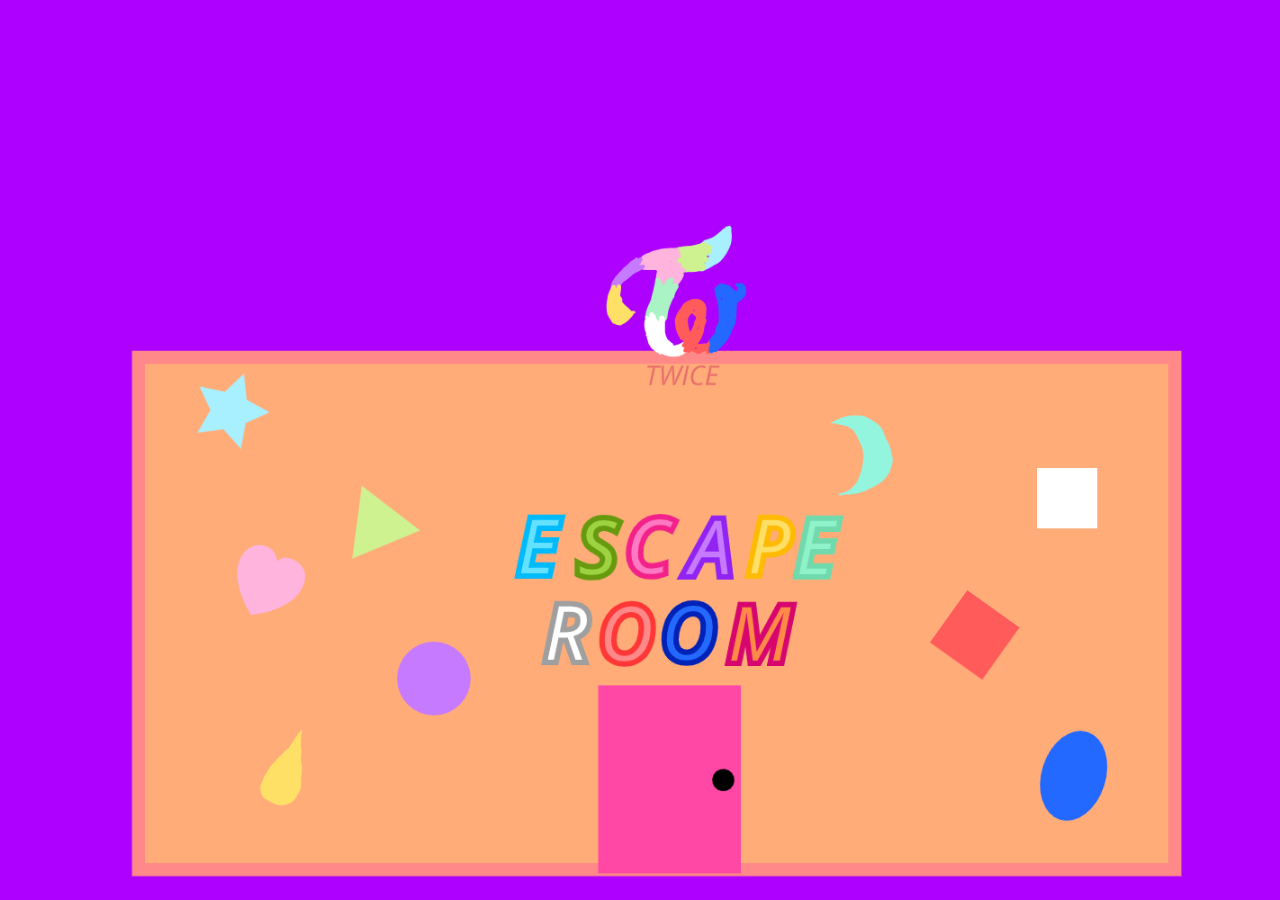
<file: index.html>
<!DOCTYPE html>
<html lang="en">
<head>
    <meta charset="UTF-8">
    <meta http-equiv="X-UA-Compatible" content="IE=edge">
    <meta name="viewport" content="width=device-width, initial-scale=1.0">
    <title>Twice Department</title>
    <link rel="stylesheet" href="assets/css/style.css">
    <link rel="preconnect" href="https://fonts.gstatic.com">
    <link href="https://fonts.googleapis.com/css2?family=Satisfy&display=swap" rel="stylesheet">
</head>
<body>
 <div id="container">
    <div id="departmentContainer">
    <img id="roomdepartment" src="assets/img/RoomDepartment/roomdepartment.png" alt="roomdepartment">
    <a href="pages/rooms.html"><img id="door" src="assets/img/RoomDepartment/door.png" alt="door"></a>
    <img id="logo" src="assets/img/RoomDepartment/logo.png" alt="logo">
    <img id="star" src="assets/img/RoomDepartment/star.png" alt="star">
    <img id="triangle" src="assets/img/RoomDepartment/triangle.png" alt="triangle">
    <img id="heart" src="assets/img/RoomDepartment/heart.png" alt="heart">
    <img id="circle" src="assets/img/RoomDepartment/circle.png" alt="circle">
    <img id="raindrop" src="assets/img/RoomDepartment/raindrop.png" alt="raindrop">
    <img id="moon" src="assets/img/RoomDepartment/moon.png" alt="moon">
    <img id="square" src="assets/img/RoomDepartment/square.png" alt="square">
    <img id="rhombus" src="assets/img/RoomDepartment/rhombus.png" alt="rhombus">
    <img id="ellipse" src="assets/img/RoomDepartment/ellipse.png" alt="ellipse">
    <img id="E" src="assets/img/RoomDepartment/E.png" alt="E">
    <img id="S" src="assets/img/RoomDepartment/S.png" alt="S">
    <img id="C" src="assets/img/RoomDepartment/C.png" alt="C">
    <img id="A" src="assets/img/RoomDepartment/A.png" alt="A">
    <img id="P" src="assets/img/RoomDepartment/P.png" alt="P">
    <img id="E2" src="assets/img/RoomDepartment/E(2).png" alt="E2">
    <img id="R" src="assets/img/RoomDepartment/R.png" alt="R">
    <img id="O" src="assets/img/RoomDepartment/O.png" alt="O">
    <img id="O2" src="assets/img/RoomDepartment/O(2).png" alt="O2">
    <img id="M" src="assets/img/RoomDepartment/M.png" alt="M">
    </div>
</div>

<script src="assets/js/resize.js"></script>
</body>
</html>
</file>
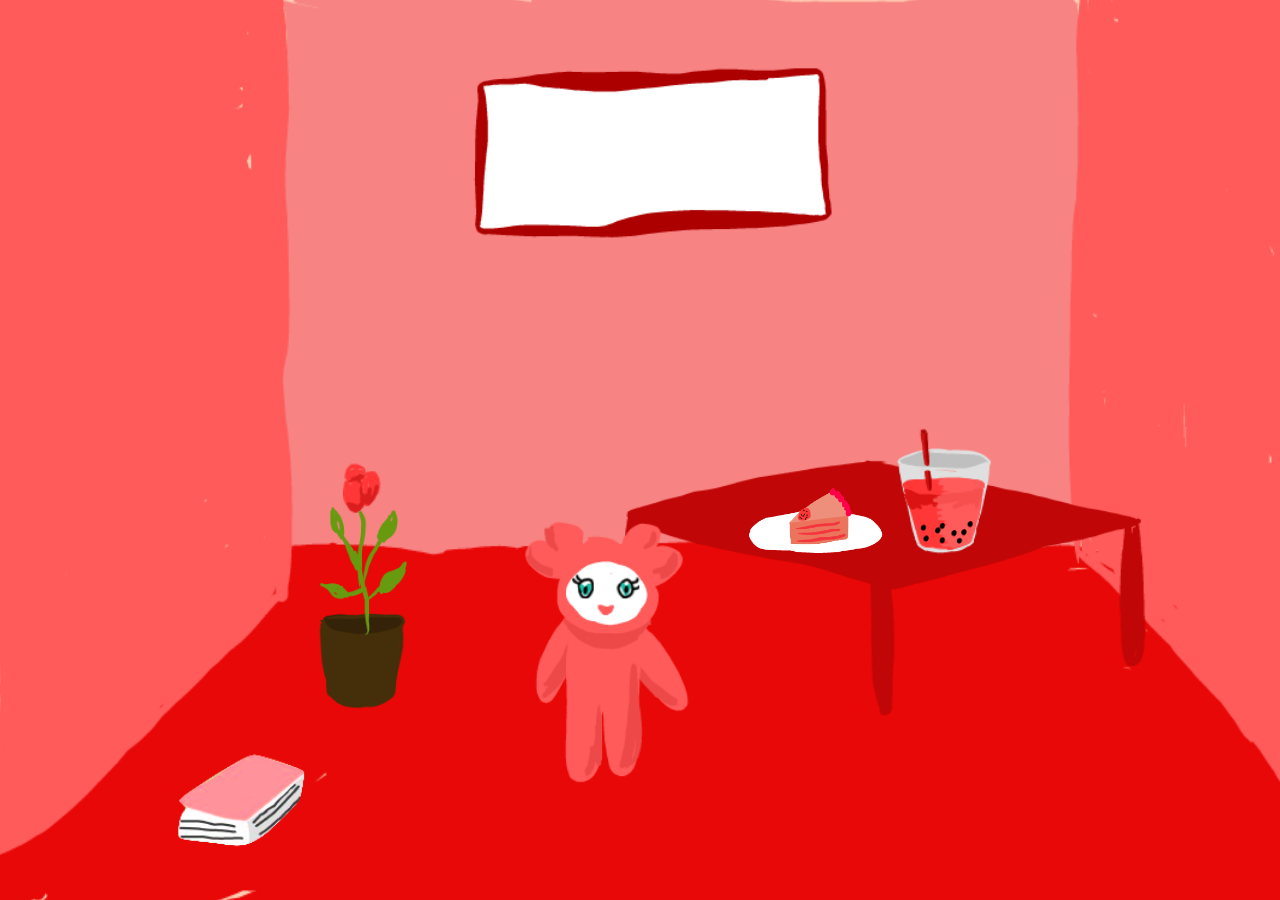
<file: pages/chaeyoungRoom.html>
<!DOCTYPE html>
<html lang="en">
<head>
    <meta charset="UTF-8">
    <meta http-equiv="X-UA-Compatible" content="IE=edge">
    <meta name="viewport" content="width=device-width, initial-scale=1.0">
    <title>Chaeyoung Room</title>
    <link rel="stylesheet" href="../assets/css/style.css">
    <link rel="preconnect" href="https://fonts.gstatic.com">
    <link href="https://fonts.googleapis.com/css2?family=Satisfy&display=swap" rel="stylesheet">
</head>
<body>
 <div id="container">
     <div id="roomContainer">
    <img id="room" src="../assets/img/Chaeyoung/chaeyoungRoom1.png" alt="chaeyoungRoom1">

    <div id="flower">
    <img id="flowerpot" src="../assets/img/Common/flower pot.png" alt="flowerpot">
    <img id="tulip-flower" src="../assets/img/Chaeyoung/tulip.png" alt="tulip-flower">
    <img id="stem" src="../assets/img/Common/Stem.png" alt="tulip-stem">
    <img id="leaf1" src="..//assets/img/Common/Leaf(1).png" alt="tulip-leaf1">
    <img id="leaf2" src="..//assets/img/Common/Leaf(2).png" alt="tulip-leaf2">
    <img id="leaf3" src="..//assets/img/Common/Leaf(3).png" alt="tulip-leaf3">
    <img id="leaf4" src="..//assets/img/Common/Leaf(4).png" alt="tulip-leaf4">
    </div>

    <img id="chaeyoungTable" src="../assets/img/Chaeyoung/chaeyoungTable.png" alt="chaeyoungTable">
         
        <svg id="bubble-route" width="292" height="189" viewBox="0 0 292 189" fill="none" xmlns="http://www.w3.org/2000/svg">
        <path id="bubble-path" d="M291 188C281.5 120 239.5 1 147.5 1C55.5 1 1 123 1 188"></path>
        </svg>

        <svg id="decoration-route" width="196" height="279" viewBox="0 0 196 279" fill="none" xmlns="http://www.w3.org/2000/svg">
            <path id="decoration-path" d="M195 278.5C185 108.5 162.193 1 100.014 1C37.8345 1 1 123 1 188"/>
            </svg>

    <div id="bubble-tea">
    <img id="membersDrink" src="../assets/img/Chaeyoung/chaeyoungDrink.png" alt="chaeyoungDrink">
    <img id="bubble1" src="../assets/img/Common/bubble1.png" alt="bubble1">
    <img id="bubble2" src="../assets/img/Common/bubble1.png" alt="bubble1">
    <img id="bubble3" src="../assets/img/Common/bubble1.png" alt="bubble1">
    <img id="bubble4" src="../assets/img/Common/bubble1.png" alt="bubble1">
    <img id="bubble5" src="../assets/img/Common/bubble1.png" alt="bubble1">
    <img id="bubble6" src="../assets/img/Common/bubble1.png" alt="bubble1">
    <img id="bubble7" src="../assets/img/Common/bubble1.png" alt="bubble1">
    <img id="bubble8" src="../assets/img/Common/bubble1.png" alt="bubble1">
    <img id="bubble9" src="../assets/img/Common/bubble1.png" alt="bubble1">
    </div>

    <img id="firework" src="../assets/img/Common/firework.gif" alt="firework">
</div>

    <img id="painting" src="../assets/img/Chaeyoung/chaeyoungPicture.png" alt="chaeyoung">

    <div id="cake">
        <img id="plate" src="../assets/img/Common/plate.png" alt="plate">
        <img id="membersCake" src="../assets/img/Chaeyoung/chaeyoungCake.png" alt="chaeyoungCake">
        <img id="decoration" src="../assets/img/Chaeyoung/strawberry.png" alt="strawberry">
    </div>

<div id="quiz">
    <img id="letter" src="../assets/img/Chaeyoung/chaeyoungLetter.png" alt="chaeyoungLetter">
    <div id="question">What is Chaeyoung’s favorite fruit?</div>
    <img id="lightstick" src="../assets/img/Chaeyoung/chaeyoungLightstick.png" alt="chaeyoungLightstick">
    <img id="choice1" src="../assets/img/Chaeyoung/chaeyoungChoice.png" alt=“Banana”>
    <div id="choice1-text" class="choice-text">Banana</div>
    <img id="choice2" src="../assets/img/Chaeyoung/chaeyoungChoice.png" alt=“Pineapple”>
    <div id="choice2-text" class="choice-text">Pineapple</div>
    <img id="choice3" src="../assets/img/Chaeyoung/chaeyoungChoice.png" alt=“Strawberry”>
    <div id="choice3-text" class="choice-text">Strawberry</div>
    <img id="choice4" src="../assets/img/Chaeyoung/chaeyoungChoice.png" alt=“Melon”>
    <div id="choice4-text" class="choice-text">Melon</div>
</div>  

<img id="book" src="../assets/img/Chaeyoung/chaeyoungbook1.png" alt="chaeyoungBook">
<img class="book" src="../assets/img/Chaeyoung/chaeyoungbook2.png" alt="chaeyoungBook">
<img class="book" src="../assets/img/Chaeyoung/chaeyoungbook3.png" alt="chaeyoungBook">
<img class="book" src="../assets/img/Chaeyoung/chaeyoungbook4.png" alt="chaeyoungBook">

    <img id="LaburiLeftArm" src="../assets/img/Chaeyoung/chaeyoungLaburiLeftArm.png" alt="chaeyoungLaburiLeftArm">
    <img id="LaburiRightArm" src="../assets/img/Chaeyoung/chaeyoungLaburiRightArm.png" alt="ChaeyoungLaburiRightArm">
    <img id="LaburiBody" src="../assets/img/Chaeyoung/chaeyoungLaburiBody.png" alt="chaeyoungLaburiBody">

    <img id="chaeyoung" src="../assets/img/Chaeyoung/chaeyoung.jpeg" alt="chaeyoungPicture">    

<script src="../assets/js/gsap.min.js"></script>
<script src="../assets/js/MotionPathPlugin.min.js"></script>
<script src="../assets/js/CustomEase.min.js"></script>
<script src="../assets/js/resize.js"></script>
<script src="../assets/js/bubbleAnimation.js"></script>
<script src="../assets/js/quiz.js"></script>
<script src="../assets/js/quizCY.js"></script>
<script src="../assets/js/bookAnimation.js"></script>
<script src="../assets/js/cakeAnimation.js"></script>
<script src="../assets/js/flowerAnimation.js"></script>
 </div>
    
</body>
</html>
</file>
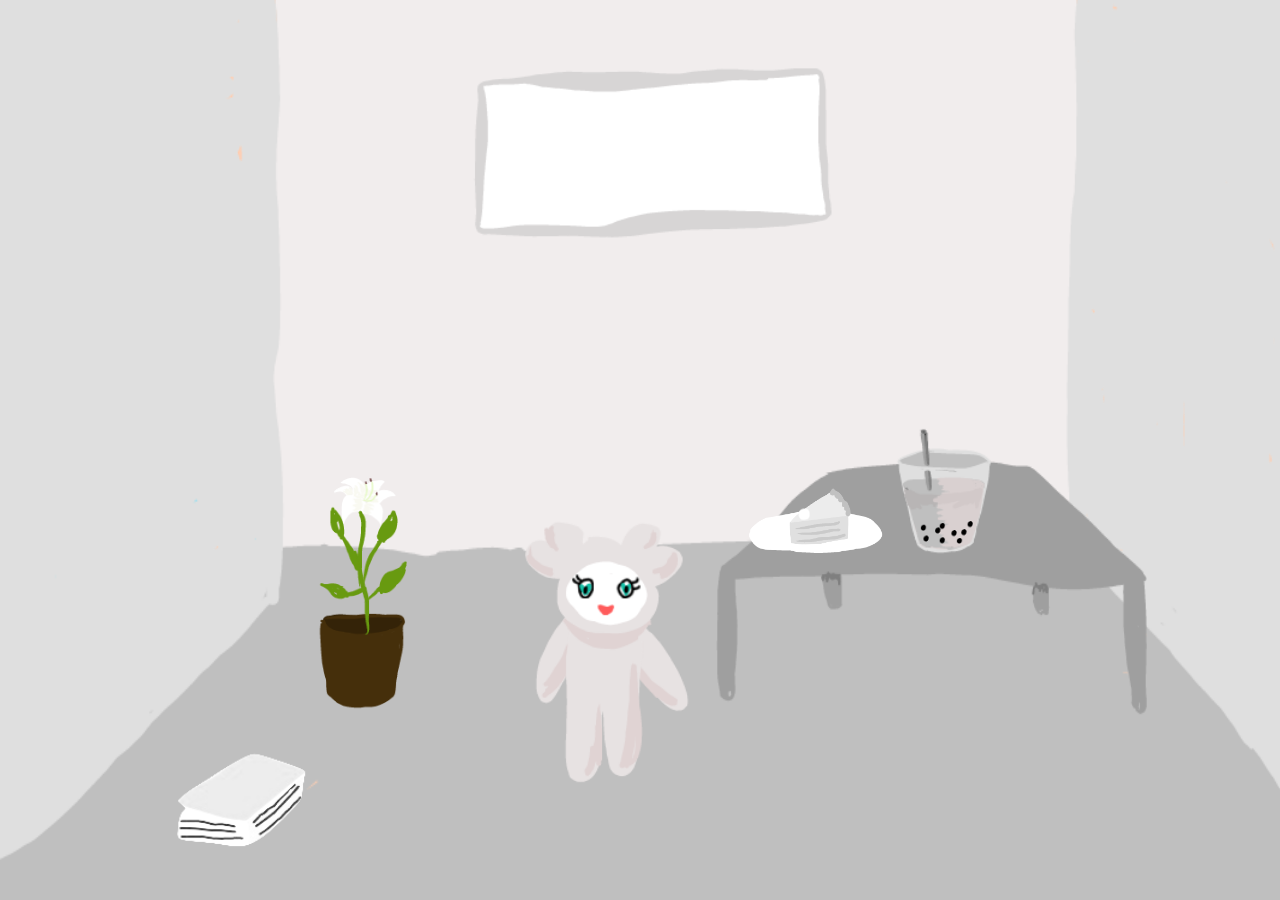
<file: pages/dahyunRoom.html>
<!DOCTYPE html>
<html lang="en">
<head>
    <meta charset="UTF-8">
    <meta http-equiv="X-UA-Compatible" content="IE=edge">
    <meta name="viewport" content="width=device-width, initial-scale=1.0">
    <title>Dahyun Room</title>
    <link rel="stylesheet" href="../assets/css/style.css">
    <link rel="preconnect" href="https://fonts.gstatic.com">
    <link href="https://fonts.googleapis.com/css2?family=Satisfy&display=swap" rel="stylesheet">
</head>
<body>
 <div id="container">
     <div id="roomContainer">
    <img id="room" src="../assets/img/Dahyun/dahyunRoom1.png" alt="dahyunRoom1">

    <div id="flower">
    <img id="flowerpot" src="../assets/img/Common/flower pot.png" alt="flowerpot">
    <img id="lily-flower" src="../assets/img/Dahyun/lily.png" alt="lily-flower">
    <img id="stem" src="../assets/img/Common/Stem.png" alt="lily-stem">
    <img id="leaf1" src="..//assets/img/Common/Leaf(1).png" alt="lily-leaf1">
    <img id="leaf2" src="..//assets/img/Common/Leaf(2).png" alt="lily-leaf2">
    <img id="leaf3" src="..//assets/img/Common/Leaf(3).png" alt="lily-leaf3">
    <img id="leaf4" src="..//assets/img/Common/Leaf(4).png" alt="lily-leaf4">
    </div>

    <img id="dahyunTable" src="../assets/img/Dahyun/dahyunTable.png" alt="dahyunTable">
         
        <svg id="bubble-route" width="292" height="189" viewBox="0 0 292 189" fill="none" xmlns="http://www.w3.org/2000/svg">
        <path id="bubble-path" d="M291 188C281.5 120 239.5 1 147.5 1C55.5 1 1 123 1 188"></path>
        </svg>

        <svg id="decoration-route" width="196" height="279" viewBox="0 0 196 279" fill="none" xmlns="http://www.w3.org/2000/svg">
            <path id="decoration-path" d="M195 278.5C185 108.5 162.193 1 100.014 1C37.8345 1 1 123 1 188"/>
            </svg>

    <div id="bubble-tea">
    <img id="membersDrink" src="../assets/img/Dahyun/dahyunDrink.png" alt="dahyunDrink">
    <img id="bubble1" src="../assets/img/Common/bubble1.png" alt="bubble1">
    <img id="bubble2" src="../assets/img/Common/bubble1.png" alt="bubble1">
    <img id="bubble3" src="../assets/img/Common/bubble1.png" alt="bubble1">
    <img id="bubble4" src="../assets/img/Common/bubble1.png" alt="bubble1">
    <img id="bubble5" src="../assets/img/Common/bubble1.png" alt="bubble1">
    <img id="bubble6" src="../assets/img/Common/bubble1.png" alt="bubble1">
    <img id="bubble7" src="../assets/img/Common/bubble1.png" alt="bubble1">
    <img id="bubble8" src="../assets/img/Common/bubble1.png" alt="bubble1">
    <img id="bubble9" src="../assets/img/Common/bubble1.png" alt="bubble1">
    </div>

    <img id="firework" src="../assets/img/Common/firework.gif" alt="firework">
    
    <img id="painting" src="../assets/img/Dahyun/dahyunPicture.png" alt="dahyunPicture">
</div>

<div id="cake">
    <img id="plate" src="../assets/img/Common/plate.png" alt="plate">
    <img id="membersCake" src="../assets/img/Dahyun/dahyunCake.png" alt="dahyunCake">
    <img id="decoration" src="../assets/img/Dahyun/lychee.png" alt="lychee">
</div>

<div id="quiz">
    <img id="letter" src="../assets/img/Dahyun/dahyunLetter.png" alt="dahyunLetter">
    <div id="question">What is Dahyun’s nickname?</div>
    <img id="lightstick" src="../assets/img/Dahyun/dahyunLightstick.png" alt="dahyunLightstick">
    <img id="choice1" src="../assets/img/Dahyun/dahyunChoice.png" alt="Tofu">
    <div id="choice1-text" class="choice-text">Tofu</div>
    <img id="choice2" src="../assets/img/Dahyun/dahyunChoice.png" alt="Baby Tiger">
    <div id="choice2-text" class="choice-text">Baby Tiger</div>
    <img id="choice3" src="../assets/img/Dahyun/dahyunChoice.png" alt="Rabbit">
    <div id="choice3-text" class="choice-text">Rabbit</div>
    <img id="choice4" src="../assets/img/Dahyun/dahyunChoice.png" alt="Shiba Inu">
    <div id="choice4-text" class="choice-text">Shiba Inu</div>
</div>  

    <img id="LaburiLeftArm" src="../assets/img/Dahyun/dahyunLaburiLeftArm.png" alt="dahyunLaburiLeftArm">
    <img id="LaburiRightArm" src="../assets/img/Dahyun/dahyunLaburiRightArm.png" alt="dahyunLaburiRightArm">
    <img id="LaburiBody" src="../assets/img/Dahyun/dahyunLaburiBody.png" alt="dahyunLaburiBody">

    <img id="book" src="../assets/img/Dahyun/dahyunbook1.png" alt="dahyunBook">
    <img class="book" src="../assets/img/Dahyun/dahyunbook2.png" alt="dahyunBook">
    <img class="book" src="../assets/img/Dahyun/dahyunbook3.png" alt="dahyunBook">
    <img class="book" src="../assets/img/Dahyun/dahyunbook4.png" alt="dahyunBook">

<script src="../assets/js/gsap.min.js"></script>
<script src="../assets/js/MotionPathPlugin.min.js"></script>
<script src="../assets/js/CustomEase.min.js"></script>
<script src="../assets/js/resize.js"></script>
<script src="../assets/js/bubbleAnimation.js"></script>
<script src="../assets/js/cakeAnimation.js"></script>
<script src="../assets/js/flowerAnimation.js"></script>
<script src="../assets/js/quiz.js"></script>
<script src="../assets/js/quizDH.js"></script>
<script src="../assets/js/bookAnimation.js"></script>

 </div>
    
</body>
</html>
</file>
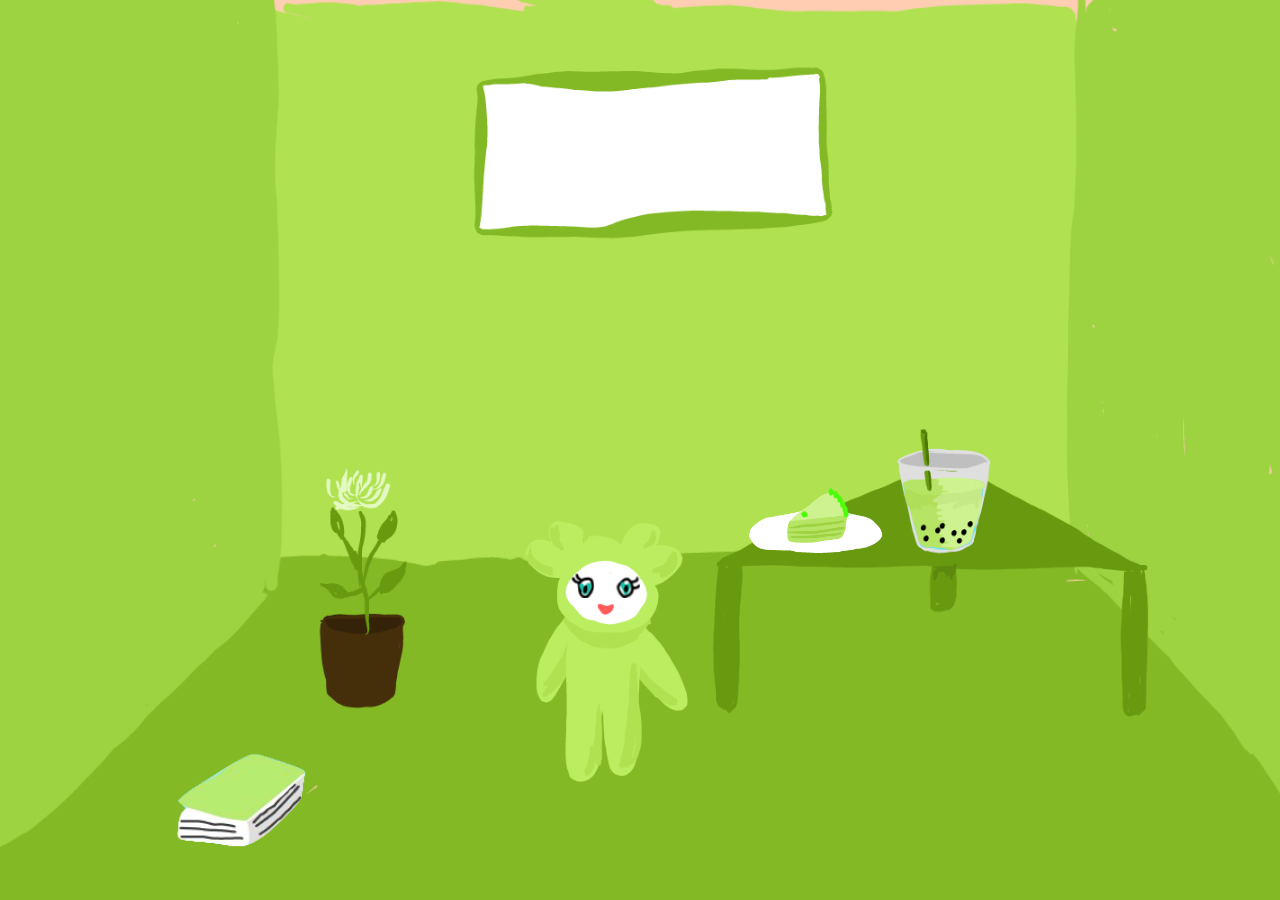
<file: pages/jeongyeonRoom.html>
<!DOCTYPE html>
<html lang="en">
<head>
    <meta charset="UTF-8">
    <meta http-equiv="X-UA-Compatible" content="IE=edge">
    <meta name="viewport" content="width=device-width, initial-scale=1.0">
    <title>Jeongyeon Room</title>
    <link rel="stylesheet" href="../assets/css/style.css">
    <link rel="preconnect" href="https://fonts.gstatic.com">
    <link href="https://fonts.googleapis.com/css2?family=Satisfy&display=swap" rel="stylesheet">
</head>
<body>
 <div id="container">
     <div id="roomContainer">
    <img id="room" src="../assets/img/Jeongyeon/jeongyeonRoom1.png" alt="jeongyeonRoom1">

    <div id="flower">
    <img id="flowerpot" src="../assets/img/Common/flower pot.png" alt="flowerpot">
    <img id="jeongyeon-flower" src="../assets/img/Jeongyeon/jeongyeonFlower.png" alt="jeongyeon-flower">
    <img id="stem" src="../assets/img/Common/Stem.png" alt="bluestar-stem">
    <img id="leaf1" src="..//assets/img/Common/Leaf(1).png" alt="jeongyeon-leaf1">
    <img id="leaf2" src="..//assets/img/Common/Leaf(2).png" alt="jeongyeon-leaf2">
    <img id="leaf3" src="..//assets/img/Common/Leaf(3).png" alt="jeongyeon-leaf3">
    <img id="leaf4" src="..//assets/img/Common/Leaf(4).png" alt="jeongyeon-leaf4">
    </div>

    <img id="jeongyeonTable" src="../assets/img/Jeongyeon/jeongyeonTable.png" alt="jeongyeonTable">
         
        <svg id="bubble-route" width="292" height="189" viewBox="0 0 292 189" fill="none" xmlns="http://www.w3.org/2000/svg">
        <path id="bubble-path" d="M291 188C281.5 120 239.5 1 147.5 1C55.5 1 1 123 1 188"></path>
        </svg>

        <svg id="decoration-route" width="196" height="279" viewBox="0 0 196 279" fill="none" xmlns="http://www.w3.org/2000/svg">
            <path id="decoration-path" d="M195 278.5C185 108.5 162.193 1 100.014 1C37.8345 1 1 123 1 188"/>
            </svg>

    <div id="bubble-tea">
    <img id="membersDrink" src="../assets/img/Jeongyeon/jeongyeonDrink.png" alt="jeongyeonDrink">
    <img id="bubble1" src="../assets/img/Common/bubble1.png" alt="bubble1">
    <img id="bubble2" src="../assets/img/Common/bubble1.png" alt="bubble1">
    <img id="bubble3" src="../assets/img/Common/bubble1.png" alt="bubble1">
    <img id="bubble4" src="../assets/img/Common/bubble1.png" alt="bubble1">
    <img id="bubble5" src="../assets/img/Common/bubble1.png" alt="bubble1">
    <img id="bubble6" src="../assets/img/Common/bubble1.png" alt="bubble1">
    <img id="bubble7" src="../assets/img/Common/bubble1.png" alt="bubble1">
    <img id="bubble8" src="../assets/img/Common/bubble1.png" alt="bubble1">
    <img id="bubble9" src="../assets/img/Common/bubble1.png" alt="bubble1">
    </div>

    <img id="firework" src="../assets/img/Common/firework.gif" alt="firework">
    
    <img id="painting" src="../assets/img/Jeongyeon/jeongyeonPicture.png" alt="jeongyeonPicture">
</div>

<div id="cake">
    <img id="plate" src="../assets/img/Common/plate.png" alt="plate">
    <img id="membersCake" src="../assets/img/Jeongyeon/jeongyeonCake.png" alt="jeongyeonCake">
    <img id="decoration" src="../assets/img/Jeongyeon/melon.png" alt="melon">
</div>

<div id="quiz">
    <img id="letter" src="../assets/img/Jeongyeon/jeongyeonLetter.png" alt="jeongyeonLetter">
    <div id="question">What is Jeongyeon's hobby?</div>
    <img id="lightstick" src="../assets/img/Jeongyeon/jeongyeonLightstick.png" alt="jeongyeonLightstick">
    <img id="choice1" src="../assets/img/Jeongyeon/jeongyeonChoice.png" alt="Watching youtube">
    <div id="choice1-text" class="choice-text">Watching youtube</div>
    <img id="choice2" src="../assets/img/Jeongyeon/jeongyeonChoice.png" alt="Drawing">
    <div id="choice2-text" class="choice-text">Drawing</div>
    <img id="choice3" src="../assets/img/Jeongyeon/jeongyeonChoice.png" alt="Ballet">
    <div id="choice3-text" class="choice-text">Ballet</div>
    <img id="choice4" src="../assets/img/Jeongyeon/jeongyeonChoice.png" alt="Cleaning">
    <div id="choice4-text" class="choice-text">Cleaning</div>
</div>  


    <img id="LaburiLeftArm" src="../assets/img/Jeongyeon/jeongyeonLaburiLeftArm.png" alt="jeongyeonLaburiLeftArm">
    <img id="LaburiRightArm" src="../assets/img/Jeongyeon/jeongyeonLaburiRightArm.png" alt="jeongyeonLaburiRightArm">
    <img id="LaburiBody" src="../assets/img/Jeongyeon/jeongyeonLaburiBody.png" alt="jeongyoenLaburiBody">

    <img id="book" src="../assets/img/Jeongyeon/jeongyeonbook1.png" alt="jeongyeonBook">
    <img class="book" src="../assets/img/Jeongyeon/jeongyeonbook2.png" alt="jeongyeonBook">
    <img class="book" src="../assets/img/Jeongyeon/jeongyeonbook3.png" alt="jeongyeonBook">
    <img class="book" src="../assets/img/Jeongyeon/jeongyeonbook4.png" alt="jeongyeonBook">

<script src="../assets/js/gsap.min.js"></script>
<script src="../assets/js/MotionPathPlugin.min.js"></script>
<script src="../assets/js/CustomEase.min.js"></script>
<script src="../assets/js/resize.js"></script>
<script src="../assets/js/bubbleAnimation.js"></script>
<script src="../assets/js/quiz.js"></script>
<script src="../assets/js/quizJY.js"></script>
<script src="../assets/js/flowerAnimation.js"></script>
<script src="../assets/js/cakeAnimation.js"></script>
<script src="../assets/js/bookAnimation.js"></script>
 </div>
    
</body>
</html>
</file>
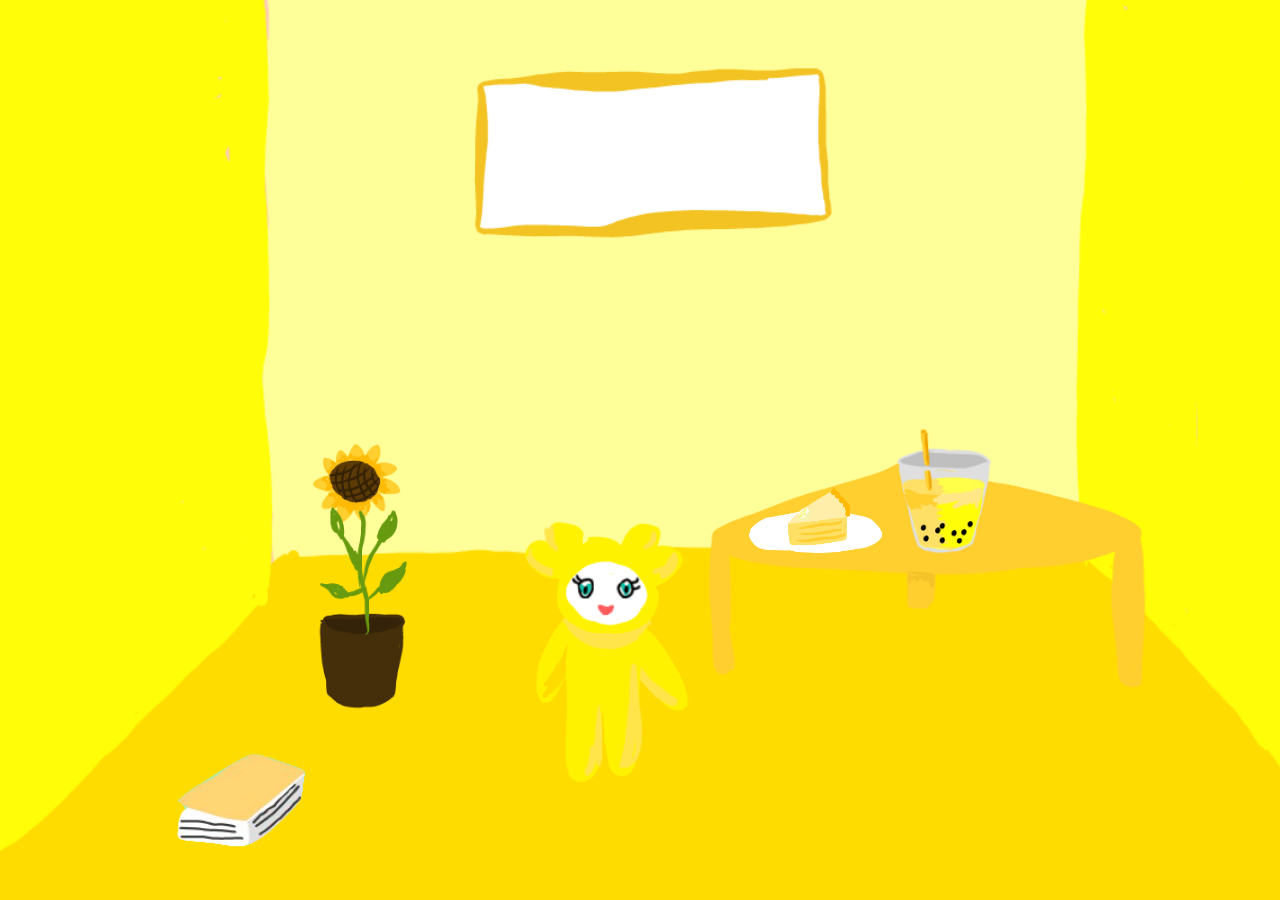
<file: pages/jihyoRoom.html>
<!DOCTYPE html>
<html lang="en">
<head>
    <meta charset="UTF-8">
    <meta http-equiv="X-UA-Compatible" content="IE=edge">
    <meta name="viewport" content="width=device-width, initial-scale=1.0">
    <title>Jihyo Room</title>
    <link rel="stylesheet" href="../assets/css/style.css">
    <link rel="preconnect" href="https://fonts.gstatic.com">
    <link href="https://fonts.googleapis.com/css2?family=Satisfy&display=swap" rel="stylesheet">
</head>
<body>
 <div id="container">
     <div id="roomContainer">
    <img id="room" src="../assets/img/Jihyo/jihyoRoom1.png" alt="jihyoRoom1">

    <div id="flower">
    <img id="flowerpot" src="../assets/img/Common/flower pot.png" alt="flowerpot">
    <img id="sunflower" src="../assets/img/Jihyo/sunflower.png" alt="sunflower">
    <img id="stem" src="../assets/img/Common/Stem.png" alt="sunflower-stem">
    <img id="leaf1" src="..//assets/img/Common/Leaf(1).png" alt="sunflower-leaf1">
    <img id="leaf2" src="..//assets/img/Common/Leaf(2).png" alt="sunflower-leaf2">
    <img id="leaf3" src="..//assets/img/Common/Leaf(3).png" alt="sunflower-leaf3">
    <img id="leaf4" src="..//assets/img/Common/Leaf(4).png" alt="sunflower-leaf4">
    </div>

    <img id="jihyoTable" src="../assets/img/Jihyo/jihyoTable.png" alt="jihyoTable">
         
        <svg id="bubble-route" width="292" height="189" viewBox="0 0 292 189" fill="none" xmlns="http://www.w3.org/2000/svg">
        <path id="bubble-path" d="M291 188C281.5 120 239.5 1 147.5 1C55.5 1 1 123 1 188"></path>
        </svg>

        <svg id="decoration-route" width="196" height="279" viewBox="0 0 196 279" fill="none" xmlns="http://www.w3.org/2000/svg">
            <path id="decoration-path" d="M195 278.5C185 108.5 162.193 1 100.014 1C37.8345 1 1 123 1 188"/>
            </svg>

    <div id="bubble-tea">
    <img id="membersDrink" src="../assets/img/Jihyo/jihyoDrink.png" alt="jihyoDrink">
    <img id="bubble1" src="../assets/img/Common/bubble1.png" alt="bubble1">
    <img id="bubble2" src="../assets/img/Common/bubble1.png" alt="bubble1">
    <img id="bubble3" src="../assets/img/Common/bubble1.png" alt="bubble1">
    <img id="bubble4" src="../assets/img/Common/bubble1.png" alt="bubble1">
    <img id="bubble5" src="../assets/img/Common/bubble1.png" alt="bubble1">
    <img id="bubble6" src="../assets/img/Common/bubble1.png" alt="bubble1">
    <img id="bubble7" src="../assets/img/Common/bubble1.png" alt="bubble1">
    <img id="bubble8" src="../assets/img/Common/bubble1.png" alt="bubble1">
    <img id="bubble9" src="../assets/img/Common/bubble1.png" alt="bubble1">
    </div>

    <img id="firework" src="../assets/img/Common/firework.gif" alt="firework">

    <img id="painting" src="../assets/img/Jihyo/jihyoPicture.png" alt="jihyo">
</div>

<div id="cake">
    <img id="plate" src="../assets/img/Common/plate.png" alt="plate">
    <img id="membersCake" src="../assets/img/Jihyo/jihyoCake.png" alt="jihyoCake">
    <img id="decoration" src="../assets/img/Jihyo/banana.png" alt="banana">
</div>

<div id="quiz">
    <img id="letter" src="../assets/img/Jihyo/jihyoLetter.png" alt="jihyoLetter">
    <div id="question">What is Jihyo's position?</div>
    <img id="lightstick" src="../assets/img/Jihyo/jihyoLightstick.png" alt="jihyoLightstick">
    <img id="choice1" src="../assets/img/Jihyo/jihyoChoice.png" alt="Main Rapper">
    <div id="choice1-text" class="choice-text">Main Rapper</div>
    <img id="choice2" src="../assets/img/Jihyo/jihyoChoice.png" alt="Visual">
    <div id="choice2-text" class="choice-text">Visual</div>
    <img id="choice3" src="../assets/img/Jihyo/jihyoChoice.png" alt="Main Vocalist">
    <div id="choice3-text" class="choice-text">Main Vocalist</div>
    <img id="choice4" src="../assets/img/Jihyo/jihyoChoice.png" alt="Main Dancer">
    <div id="choice4-text" class="choice-text">Main Dancer</div>
</div>  

    <img id="LaburiLeftArm" src="../assets/img/Jihyo/jihyoLaburiLeftArm.png" alt="jihyoLaburiLeftArm">
    <img id="LaburiRightArm" src="../assets/img/Jihyo/jihyoLaburiRightArm.png" alt="jihyoLaburiRightArm">
    <img id="LaburiBody" src="../assets/img/Jihyo/jihyoLaburiBody.png" alt="jihyoLaburiBody">

    <img id="book" src="../assets/img/Jihyo/jihyobook1.png" alt="jihyoBook">
    <img class="book" src="../assets/img/Jihyo/jihyobook2.png" alt="jihyoBook">
    <img class="book" src="../assets/img/Jihyo/jihyobook3.png" alt="jihyoBook">
    <img class="book" src="../assets/img/Jihyo/jihyobook4.png" alt="jihyoBook">

<script src="../assets/js/gsap.min.js"></script>
<script src="../assets/js/MotionPathPlugin.min.js"></script>
<script src="../assets/js/CustomEase.min.js"></script>
<script src="../assets/js/resize.js"></script>
<script src="../assets/js/bubbleAnimation.js"></script>
<script src="../assets/js/cakeAnimation.js"></script>
<script src="../assets/js/flowerAnimation.js"></script>
<script src="../assets/js/quiz.js"></script>
<script src="../assets/js/quizJH.js"></script>
<script src="../assets/js/bookAnimation.js"></script>
 </div>
    
</body>
</html>
</file>
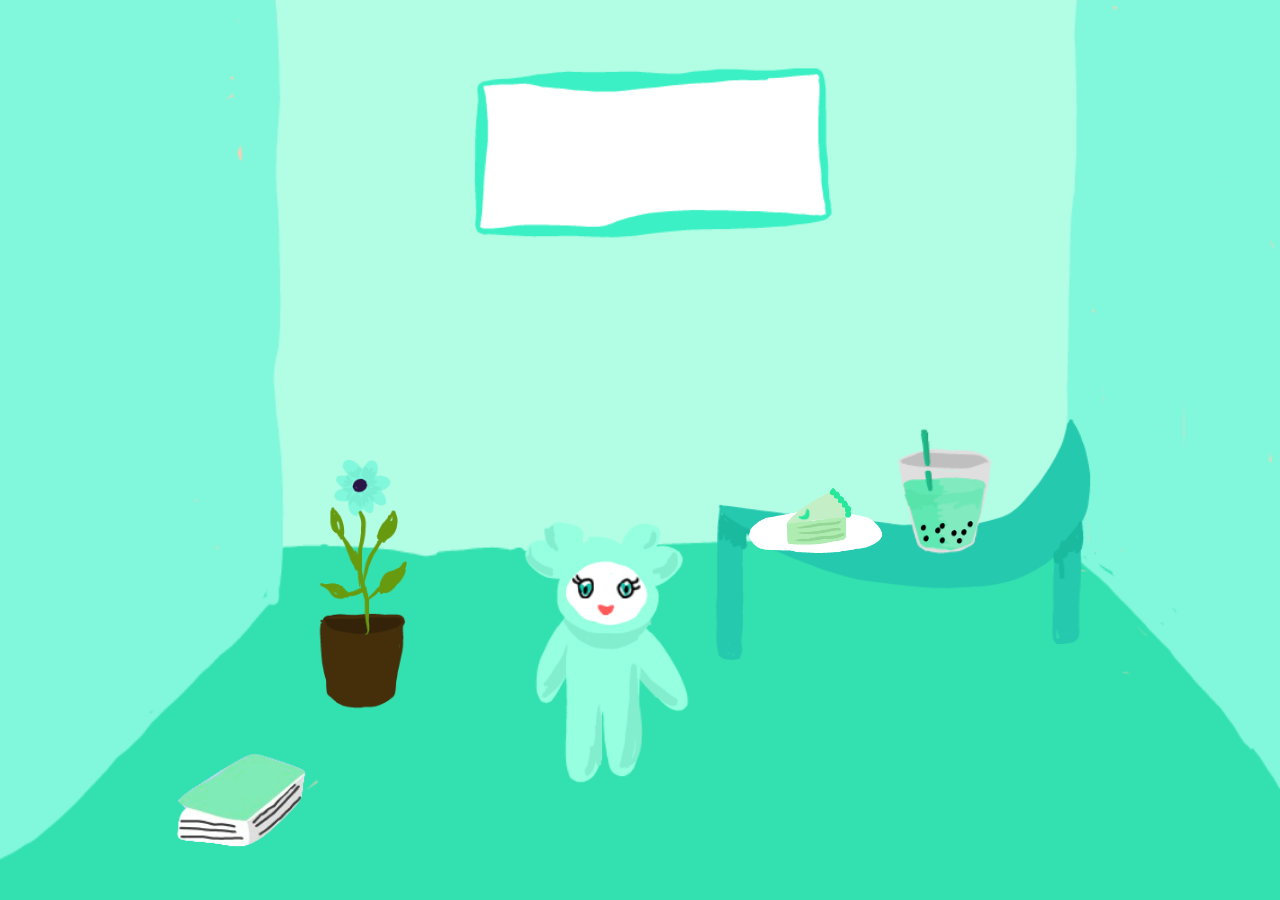
<file: pages/minaRoom.html>
<!DOCTYPE html>
<html lang="en">
<head>
    <meta charset="UTF-8">
    <meta http-equiv="X-UA-Compatible" content="IE=edge">
    <meta name="viewport" content="width=device-width, initial-scale=1.0">
    <title>Mina Room</title>
    <link rel="stylesheet" href="../assets/css/style.css">
    <link rel="preconnect" href="https://fonts.gstatic.com">
    <link href="https://fonts.googleapis.com/css2?family=Satisfy&display=swap" rel="stylesheet">
</head>
<body>
 <div id="container">
     <div id="roomContainer">
    <img id="room" src="../assets/img/Mina/minaRoom1.png" alt="jihyoRoom1">

    <div id="flower">
    <img id="flowerpot" src="../assets/img/Common/flower pot.png" alt="flowerpot">
    <img id="mina-flower" src="../assets/img/Mina/minaFlower.png" alt="mina-flower">
    <img id="stem" src="../assets/img/Common/Stem.png" alt="mina-stem">
    <img id="leaf1" src="..//assets/img/Common/Leaf(1).png" alt="mina-leaf1">
    <img id="leaf2" src="..//assets/img/Common/Leaf(2).png" alt="mina-leaf2">
    <img id="leaf3" src="..//assets/img/Common/Leaf(3).png" alt="mina-leaf3">
    <img id="leaf4" src="..//assets/img/Common/Leaf(4).png" alt="mina-leaf4">
    </div>

    <img id="minaTable" src="../assets/img/Mina/minaTable.png" alt="minaTable">
         
        <svg id="bubble-route" width="292" height="189" viewBox="0 0 292 189" fill="none" xmlns="http://www.w3.org/2000/svg">
        <path id="bubble-path" d="M291 188C281.5 120 239.5 1 147.5 1C55.5 1 1 123 1 188"></path>
        </svg>

        <svg id="decoration-route" width="196" height="279" viewBox="0 0 196 279" fill="none" xmlns="http://www.w3.org/2000/svg">
            <path id="decoration-path" d="M195 278.5C185 108.5 162.193 1 100.014 1C37.8345 1 1 123 1 188"/>
            </svg>

    <div id="bubble-tea">
    <img id="membersDrink" src="../assets/img/Mina/minaDrink.png" alt="minaDrink">
    <img id="bubble1" src="../assets/img/Common/bubble1.png" alt="bubble1">
    <img id="bubble2" src="../assets/img/Common/bubble1.png" alt="bubble1">
    <img id="bubble3" src="../assets/img/Common/bubble1.png" alt="bubble1">
    <img id="bubble4" src="../assets/img/Common/bubble1.png" alt="bubble1">
    <img id="bubble5" src="../assets/img/Common/bubble1.png" alt="bubble1">
    <img id="bubble6" src="../assets/img/Common/bubble1.png" alt="bubble1">
    <img id="bubble7" src="../assets/img/Common/bubble1.png" alt="bubble1">
    <img id="bubble8" src="../assets/img/Common/bubble1.png" alt="bubble1">
    <img id="bubble9" src="../assets/img/Common/bubble1.png" alt="bubble1">
    </div>

    <img id="firework" src="../assets/img/Common/firework.gif" alt="firework">
</div>

    <img id="painting" src="../assets/img/Mina/minaPicture.png" alt="mina">
    
<div id="cake">
    <img id="plate" src="../assets/img/Common/plate.png" alt="plate">
    <img id="membersCake" src="../assets/img/Mina/minaCake.png" alt="minaCake">
    <img id="decoration" src="../assets/img/Mina/minaMoon.png" alt="minaMoon">
</div>

<div id="quiz">
    <img id="letter" src="../assets/img/Mina/minaLetter.png" alt="minaLetter">
    <div id="question">What is Mina best at?</div>
    <img id="lightstick" src="../assets/img/Mina/minaLightstick.png" alt="minaLightstick">
    <img id="choice1" src="../assets/img/Mina/minaChoice.png" alt="Singing">
    <div id="choice1-text" class="choice-text">Singing</div>
    <img id="choice2" src="../assets/img/Mina/minaChoice.png" alt="Drawing">
    <div id="choice2-text" class="choice-text">Drawing</div>
    <img id="choice3" src="../assets/img/Mina/minaChoice.png" alt="Composing lyrics">
    <div id="choice3-text" class="choice-text">Composing lyrics</div>
    <img id="choice4" src="../assets/img/Mina/minaChoice.png" alt="Ballet">
    <div id="choice4-text" class="choice-text">Ballet</div>
</div>  

    <img id="LaburiLeftArm" src="../assets/img/Mina/minaLaburiLeftArm.png" alt="minaLaburiLeftArm">
    <img id="LaburiRightArm" src="../assets/img/Mina/minaLaburiRightArm.png" alt="minaLaburiRightArm">
    <img id="LaburiBody" src="../assets/img/Mina/minaLaburiBody.png" alt="minaLaburiBody">

    <img id="book" src="../assets/img/Mina/minabook1.png" alt="minaBook">
    <img class="book" src="../assets/img/Mina/minabook2.png" alt="minaBook">
    <img class="book" src="../assets/img/Mina/minabook3.png" alt="minaBook">
    <img class="book" src="../assets/img/Mina/minabook4.png" alt="minaBook">

<script src="../assets/js/gsap.min.js"></script>
<script src="../assets/js/MotionPathPlugin.min.js"></script>
<script src="../assets/js/CustomEase.min.js"></script>
<script src="../assets/js/resize.js"></script>
<script src="../assets/js/bubbleAnimation.js"></script>
<script src="../assets/js/cakeAnimation.js"></script>
<script src="../assets/js/flowerAnimation.js"></script>
<script src="../assets/js/quiz.js"></script>
<script src="../assets/js/quizMN.js"></script>
<script src="../assets/js/bookAnimation.js"></script>

 </div>
    
</body>
</html>
</file>
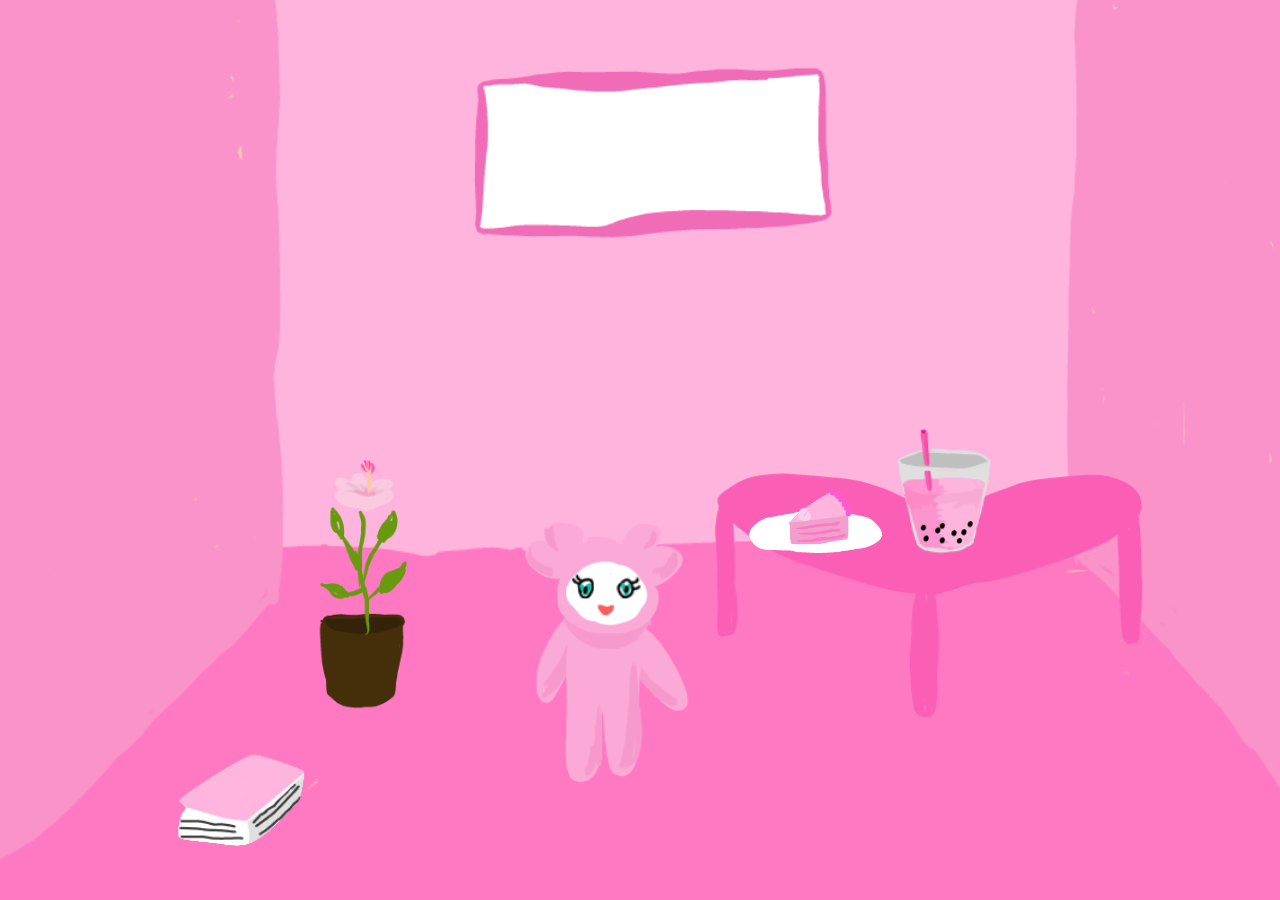
<file: pages/momoRoom.html>
<!DOCTYPE html>
<html lang="en">
<head>
    <meta charset="UTF-8">
    <meta http-equiv="X-UA-Compatible" content="IE=edge">
    <meta name="viewport" content="width=device-width, initial-scale=1.0">
    <title>Momo Room</title>
    <link rel="stylesheet" href="../assets/css/style.css">
    <link rel="preconnect" href="https://fonts.gstatic.com">
    <link href="https://fonts.googleapis.com/css2?family=Satisfy&display=swap" rel="stylesheet">
</head>
<body>
 <div id="container">
     <div id="roomContainer">
    <img id="room" src="../assets/img/Momo/momoRoom1.png" alt="momoRoom1">

    <div id="flower">
    <img id="flowerpot" src="../assets/img/Common/flower pot.png" alt="flowerpot">
    <img id="hibiscus-flower" src="../assets/img/Momo/hibiscus.png" alt="hibiscus-flower">
    <img id="stem" src="../assets/img/Common/Stem.png" alt="hibiscus-stem">
    <img id="leaf1" src="..//assets/img/Common/Leaf(1).png" alt="hibiscus-leaf1">
    <img id="leaf2" src="..//assets/img/Common/Leaf(2).png" alt="hibiscus-leaf2">
    <img id="leaf3" src="..//assets/img/Common/Leaf(3).png" alt="hibiscus-leaf3">
    <img id="leaf4" src="..//assets/img/Common/Leaf(4).png" alt="hibiscus-leaf4">
    </div>

    <img id="momoTable" src="../assets/img/Momo/momoTable.png" alt="momoTable">
         
        <svg id="bubble-route" width="292" height="189" viewBox="0 0 292 189" fill="none" xmlns="http://www.w3.org/2000/svg">
        <path id="bubble-path" d="M291 188C281.5 120 239.5 1 147.5 1C55.5 1 1 123 1 188"></path>
        </svg>

        <svg id="decoration-route" width="196" height="279" viewBox="0 0 196 279" fill="none" xmlns="http://www.w3.org/2000/svg">
            <path id="decoration-path" d="M195 278.5C185 108.5 162.193 1 100.014 1C37.8345 1 1 123 1 188"/>
            </svg>

    <div id="bubble-tea">
    <img id="membersDrink" src="../assets/img/Momo/momoDrink.png" alt="momoDrink">
    <img id="bubble1" src="../assets/img/Common/bubble1.png" alt="bubble1">
    <img id="bubble2" src="../assets/img/Common/bubble1.png" alt="bubble1">
    <img id="bubble3" src="../assets/img/Common/bubble1.png" alt="bubble1">
    <img id="bubble4" src="../assets/img/Common/bubble1.png" alt="bubble1">
    <img id="bubble5" src="../assets/img/Common/bubble1.png" alt="bubble1">
    <img id="bubble6" src="../assets/img/Common/bubble1.png" alt="bubble1">
    <img id="bubble7" src="../assets/img/Common/bubble1.png" alt="bubble1">
    <img id="bubble8" src="../assets/img/Common/bubble1.png" alt="bubble1">
    <img id="bubble9" src="../assets/img/Common/bubble1.png" alt="bubble1">
    </div>

    <img id="firework" src="../assets/img/Common/firework.gif" alt="firework">
    
    <img id="painting" src="../assets/img/Momo/momoPicture.png" alt="momoPicture">

    <div id="cake">
        <img id="plate" src="../assets/img/Common/plate.png" alt="plate">
        <img id="membersCake" src="../assets/img/Momo/momoCake.png" alt="momoCake">
        <img id="decoration" src="../assets/img/Momo/peach.png" alt="peach">
    </div>

<div id="quiz">
    <img id="letter" src="../assets/img/Momo/momoLetter.png" alt="momoLetter">
    <div id="question">What is Momo's favorite food?</div>
    <img id="lightstick" src="../assets/img/Momo/momoLightstick.png" alt="momoLightstick">
    <img id="choice1" src="../assets/img/Momo/momoChoice.png" alt="Jokbal">
    <div id="choice1-text" class="choice-text">Jokbal</div>
    <img id="choice2" src="../assets/img/Momo/momoChoice.png" alt="Macaron">
    <div id="choice2-text" class="choice-text">Macaron</div>
    <img id="choice3" src="../assets/img/Momo/momoChoice.png" alt="Kimchi">
    <div id="choice3-text" class="choice-text">Kimchi</div>
    <img id="choice4" src="../assets/img/Momo/momoChoice.png" alt="Anything">
    <div id="choice4-text" class="choice-text">Anything</div>
</div>  
</div>  

<img id="LaburiLeftArm" src="../assets/img/Momo/momoLaburiLeftArm.png" alt="momoLaburiLeftArm">
<img id="LaburiRightArm" src="../assets/img/Momo/momoLaburiRightArm.png" alt="momoLaburiRightArm">
<img id="LaburiBody" src="../assets/img/Momo/momoLaburiBody.png" alt="momoLaburiBody">

<img id="book" src="../assets/img/Momo/momobook1.png" alt="momoBook">
<img class="book" src="../assets/img/Momo/momobook2.png" alt="momoBook">
<img class="book" src="../assets/img/Momo/momobook3.png" alt="momoBook">
<img class="book" src="../assets/img/Momo/momobook4.png" alt="momoBook">

<script src="../assets/js/gsap.min.js"></script>
<script src="../assets/js/MotionPathPlugin.min.js"></script>
<script src="../assets/js/CustomEase.min.js"></script>
<script src="../assets/js/resize.js"></script>
<script src="../assets/js/bubbleAnimation.js"></script>
<script src="../assets/js/bookAnimation.js"></script>
<script src="../assets/js/flowerAnimation.js"></script>
<script src="../assets/js/cakeAnimation.js"></script>
<script src="../assets/js/quiz.js"></script>
<script src="../assets/js/quizMM.js"></script>
 </div>
    
</body>
</html>
</file>
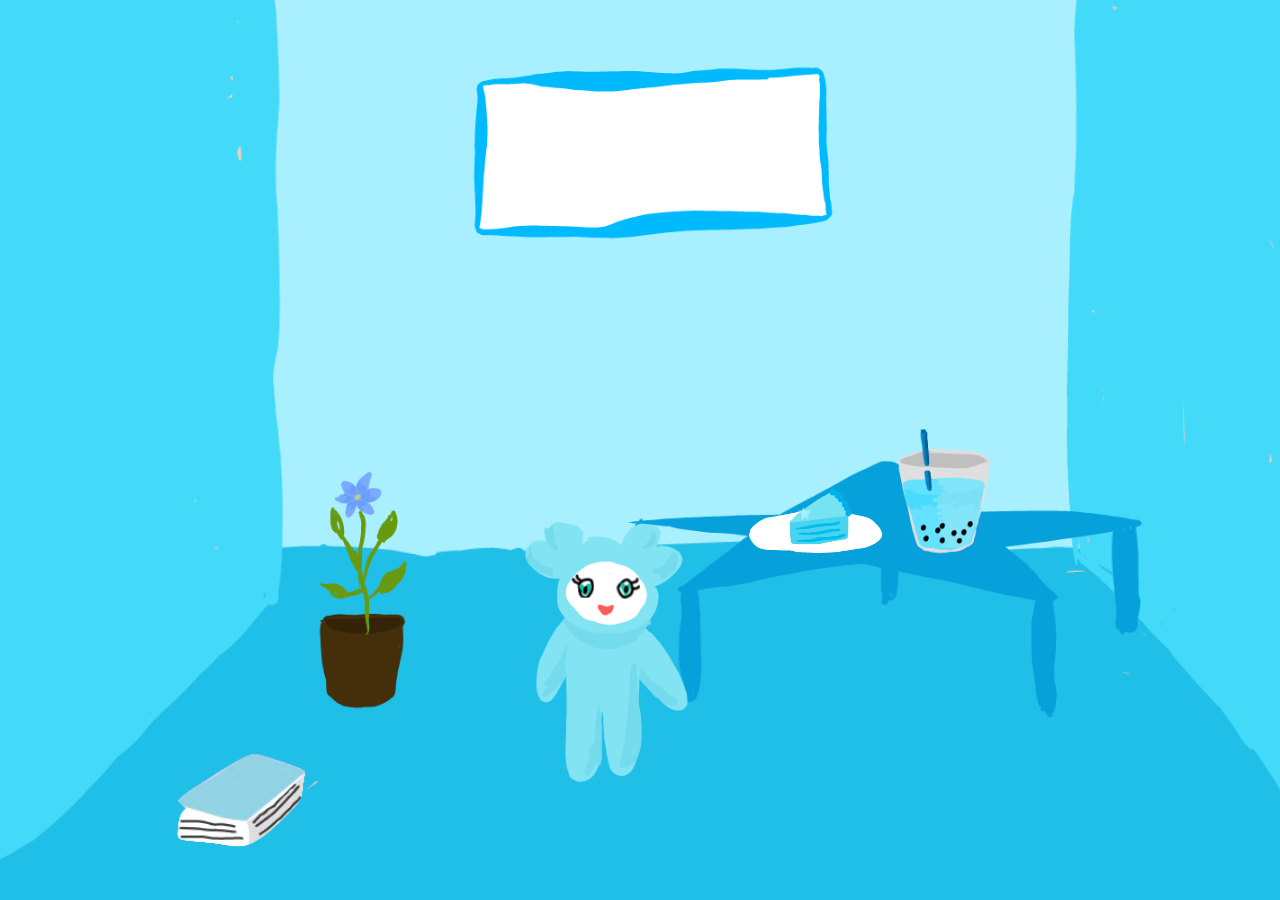
<file: pages/nayeonRoom.html>
<!DOCTYPE html>
<html lang="en">
<head>
    <meta charset="UTF-8">
    <meta http-equiv="X-UA-Compatible" content="IE=edge">
    <meta name="viewport" content="width=device-width, initial-scale=1.0">
    <title>Nayeon Room</title>
    <link rel="stylesheet" href="../assets/css/style.css">
    <link rel="preconnect" href="https://fonts.gstatic.com">
    <link href="https://fonts.googleapis.com/css2?family=Satisfy&display=swap" rel="stylesheet">
</head>
<body>
 <div id="container">
     <div id="roomContainer">
    <img id="room" src="../assets/img/Nayeon/nayeonRoom1.png" alt="nayeonRoom1">

    <div id="flower">
    <img id="flowerpot" src="../assets/img/Common/flower pot.png" alt="flowerpot">
    <img id="bluestar-flower" src="../assets/img/Nayeon/bluestar.png" alt="bluestar-flower">
    <img id="stem" src="../assets/img/Common/Stem.png" alt="bluestar-stem">
    <img id="leaf1" src="..//assets/img/Common/Leaf(1).png" alt="bluestar-leaf1">
    <img id="leaf2" src="..//assets/img/Common/Leaf(2).png" alt="bluestar-leaf2">
    <img id="leaf3" src="..//assets/img/Common/Leaf(3).png" alt="bluestar-leaf3">
    <img id="leaf4" src="..//assets/img/Common/Leaf(4).png" alt="bluestar-leaf4">
    </div>

    <img id="nayeonTable" src="../assets/img/Nayeon/nayeonTable.png" alt="nayeonTable">
         
    <svg id="bubble-route" width="292" height="189" viewBox="0 0 292 189" fill="none" xmlns="http://www.w3.org/2000/svg">
    <path id="bubble-path" d="M291 188C281.5 120 239.5 1 147.5 1C55.5 1 1 123 1 188"></path>
    </svg>

    <svg id="decoration-route" width="196" height="279" viewBox="0 0 196 279" fill="none" xmlns="http://www.w3.org/2000/svg">
    <path id="decoration-path" d="M195 278.5C185 108.5 162.193 1 100.014 1C37.8345 1 1 123 1 188"/>
    </svg>

    <div id="bubble-tea">
    <img id="membersDrink" src="../assets/img/Nayeon/nayeonDrink.png" alt="nayeonDrink">
    <img id="bubble1" src="../assets/img/Common/bubble1.png" alt="bubble1">
    <img id="bubble2" src="../assets/img/Common/bubble1.png" alt="bubble1">
    <img id="bubble3" src="../assets/img/Common/bubble1.png" alt="bubble1">
    <img id="bubble4" src="../assets/img/Common/bubble1.png" alt="bubble1">
    <img id="bubble5" src="../assets/img/Common/bubble1.png" alt="bubble1">
    <img id="bubble6" src="../assets/img/Common/bubble1.png" alt="bubble1">
    <img id="bubble7" src="../assets/img/Common/bubble1.png" alt="bubble1">
    <img id="bubble8" src="../assets/img/Common/bubble1.png" alt="bubble1">
    <img id="bubble9" src="../assets/img/Common/bubble1.png" alt="bubble1">
    </div>

    <img id="firework" src="../assets/img/Common/firework.gif" alt="firework">
    
    <img id="painting" src="../assets/img/Nayeon/nayeonPicture.png" alt="nayeonPicture">
</div>

    <img id="LaburiLeftArm" src="../assets/img/Nayeon/nayeonLaburiLeftArm.png" alt="nayeonLaburiLeftArm">
    <img id="LaburiRightArm" src="../assets/img/Nayeon/nayeonLaburiRightArm.png" alt="nayeonLaburiRightArm">
    <img id="LaburiBody" src="../assets/img/Nayeon/nayeonLaburiBody.png" alt="nayeonLaburiBody">

    <img id="book" src="../assets/img/Nayeon/nayeonbook1.png" alt="nayeonBook">
    <img class="book" src="../assets/img/Nayeon/nayeonbook2.png" alt="nayeonBook">
    <img class="book" src="../assets/img/Nayeon/nayeonbook3.png" alt="nayeonBook">
    <img class="book" src="../assets/img/Nayeon/nayeonbook4.png" alt="nayeonBook">

<div id="cake">
    <img id="plate" src="../assets/img/Common/plate.png" alt="plate">
    <img id="membersCake" src="../assets/img/Nayeon/nayeonCake.png" alt="nayeonCake">
    <img id="decoration" src="../assets/img/Nayeon/nayeonStar.png" alt="nayeonStar">
</div>

<div id="quiz">
    <img id="letter" src="../assets/img/Nayeon/nayeonLetter.png" alt="nayeonLetter">
    <div id="question">What is Nayeon's favorite color?</div>
    <img id="lightstick" src="../assets/img/Nayeon/nayeonLightstick.png" alt="nayeonLightstick">
    <img id="choice1" src="../assets/img/Nayeon/nayeonChoice.png" alt="Red">
    <div id="choice1-text" class="choice-text">Red</div>
    <img id="choice2" src="../assets/img/Nayeon/nayeonChoice.png" alt="Blue">
    <div id="choice2-text" class="choice-text">Blue</div>
    <img id="choice3" src="../assets/img/Nayeon/nayeonChoice.png" alt="Khaki">
    <div id="choice3-text" class="choice-text">Khaki</div>
    <img id="choice4" src="../assets/img/Nayeon/nayeonChoice.png" alt="Yellow">
    <div id="choice4-text" class="choice-text">Yellow</div>
</div>  

<script src="../assets/js/gsap.min.js"></script>
<script src="../assets/js/MotionPathPlugin.min.js"></script>
<script src="../assets/js/CustomEase.min.js"></script>
<script src="../assets/js/resize.js"></script>
<script src="../assets/js/bubbleAnimation.js"></script>
<script src="../assets/js/bookAnimation.js"></script>
<script src="../assets/js/flowerAnimation.js"></script>
<script src="../assets/js/cakeAnimation.js"></script>
<script src="../assets/js/quiz.js"></script>
<script src="../assets/js/quizNY.js"></script>

</div>
    
</body>
</html>
</file>
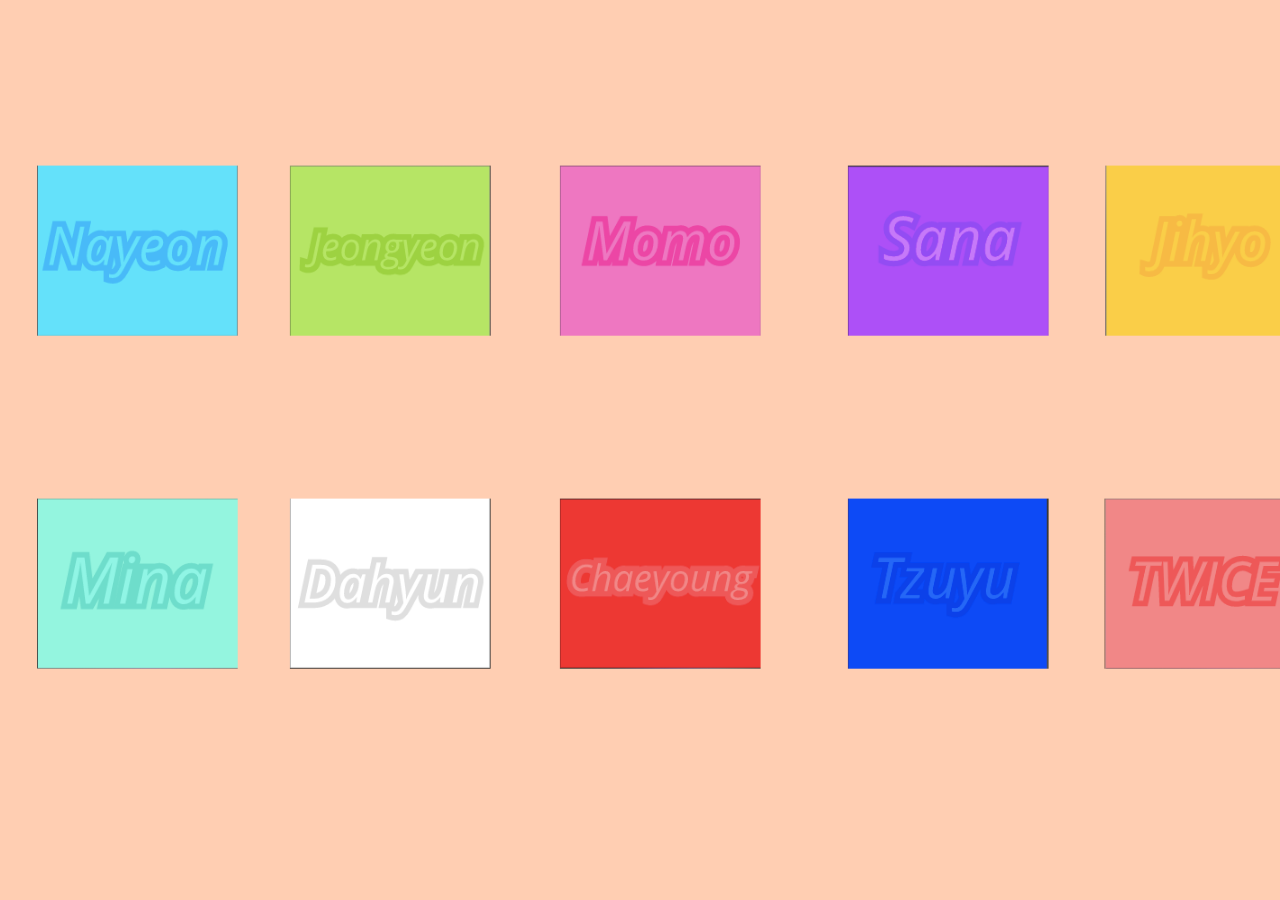
<file: pages/rooms.html>
<!DOCTYPE html>
<html lang="en">
<head>
    <meta charset="UTF-8">
    <meta http-equiv="X-UA-Compatible" content="IE=edge">
    <meta name="viewport" content="width=device-width, initial-scale=1.0">
    <title>Rooms</title>
    <link rel="stylesheet" href="../assets/css/style.css">
    <link rel="preconnect" href="https://fonts.gstatic.com">
    <link href="https://fonts.googleapis.com/css2?family=Satisfy&display=swap" rel="stylesheet">
</head>
<body>
 <div id="container">
    <div id="roomContainer">
    <img id="nayeonRoom" src="../assets/img/rooms/nayeonRoom.png" alt="nayeonRoom">
    <img id="jeongyeonRoom" src="../assets/img/rooms/jeongyeonRoom.png" alt="jeongyeonRoom">
    <img id="momoRoom" src="../assets/img/rooms/momoRoom.png" alt="momoRoom">
    <img id="sanaRoom" src="../assets/img/rooms/sanaRoom.png" alt="sanaRoom">
    <img id="jihyoRoom" src="../assets/img/rooms/jihyoRoom.png" alt="jihyoRoom">
    <img id="minaRoom" src="../assets/img/rooms/minaRoom.png" alt="minaRoom">
    <img id="dahyunRoom" src="../assets/img/rooms/dahyunRoom.png" alt="dahyunRoom">
    <img id="chaeyoungRoom" src="../assets/img/rooms/chaeyoungRoom.png" alt="chaeyoungRoom">
    <img id="tzuyuRoom" src="../assets/img/rooms/tzuyuRoom.png" alt="tzuyuRoom">
    <img id="twiceRoom" src="../assets/img/rooms/twiceRoom.png" alt="twiceRoom">
    </div>
</div>
    
<script src="../assets/js/gsap.min.js"></script>
<script src="../assets/js/resize.js"></script>
<script src="../assets/js/rooms.js"></script>
</body>
</html>
</file>
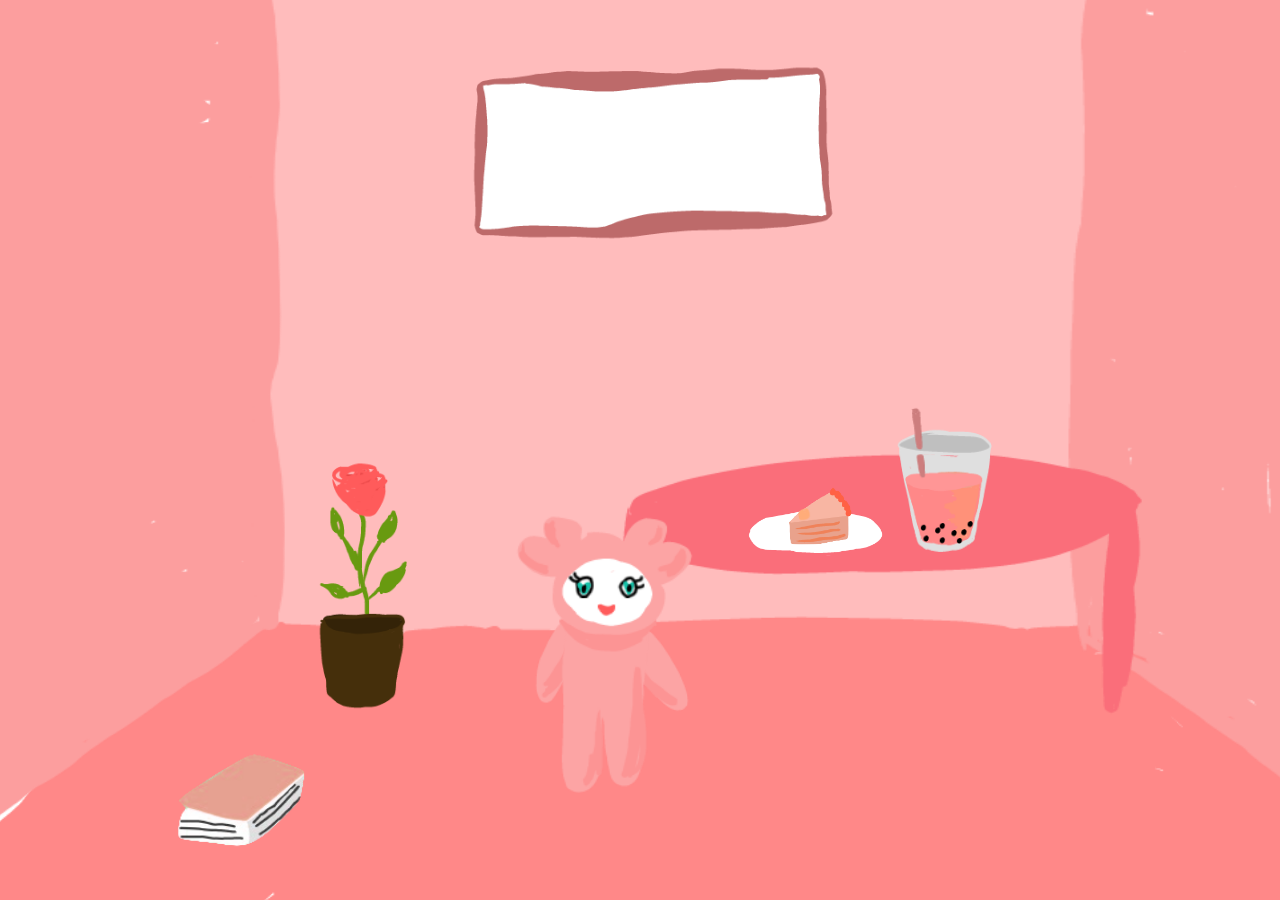
<file: pages/twiceRoom.html>
<!DOCTYPE html>
<html lang="en">
<head>
    <meta charset="UTF-8">
    <meta http-equiv="X-UA-Compatible" content="IE=edge">
    <meta name="viewport" content="width=device-width, initial-scale=1.0">
    <title>TWICE Room Escape</title>
    <link rel="stylesheet" href="../assets/css/style.css">
    <link rel="preconnect" href="https://fonts.gstatic.com">
    <link href="https://fonts.googleapis.com/css2?family=Satisfy&display=swap" rel="stylesheet">
</head>
<body>
  <div id="container">
  <img id="wall2" src="../assets/img/TWICE/wall 2.png" alt="wall2">
  <img id="floor" src="../assets/img/TWICE/floor.png" alt="floor">
  <img id="wall1" src="../assets/img/TWICE/Wall 1.png" alt="Wall1"> 
  <img id="wall3" src="../assets/img/TWICE/Wall 3.png" alt="Wall3"> 

  <img id="table" src="../assets/img/TWICE/table.png" alt="table"> 

  <div id="flower">
  <div id="stem"><img src="../assets/img/Common/Stem.png" alt="rose-stem"></div>
  <div id="rose-flower"><img src="../assets/img/TWICE/Flower.png" alt="rose-flower"></div>
  <div id="leaf1"><img src="../assets/img/Common/Leaf(1).png" alt="rose-leaf1"></div>
  <img id="leaf2" src="../assets/img/Common/Leaf(2).png" alt="rose-leaf2"> 
  <img id="leaf3" src="../assets/img/Common/Leaf(3).png" alt="rose-leaf3"> 
  <img id="leaf4" src="../assets/img/Common/Leaf(4).png" alt="rose-leaf4"> 
  <img id="flowerpot" src="../assets/img/Common/flower pot.png" alt="flowerpot">
</div>

  <img id="painting" src="../assets/img/TWICE/painting.png" alt="painting">

<svg id="bubble-route" width="292" height="189" viewBox="0 0 292 189" fill="none" xmlns="http://www.w3.org/2000/svg">
<path id="bubble-path" d="M291 188C281.5 120 239.5 1 147.5 1C55.5 1 1 123 1 188"/>
</svg>

<svg id="decoration-route" width="196" height="279" viewBox="0 0 196 279" fill="none" xmlns="http://www.w3.org/2000/svg">
  <path id="decoration-path" d="M195 278.5C185 108.5 162.193 1 100.014 1C37.8345 1 1 123 1 188"/>
  </svg>

  <div id="bubble-tea">
  <img id="cup" src="../assets/img/TWICE/cup.png" alt="cup">
  <img id="twicedrink" src="../assets/img/TWICE/drink.png" alt="drink">
  <img id="bubble1" src="../assets/img/Common/bubble1.png" alt="bubble1">
  <img id="bubble2" src="../assets/img/Common/bubble1.png" alt="bubble1">
  <img id="bubble3" src="../assets/img/Common/bubble1.png" alt="bubble1">
  <img id="bubble4" src="../assets/img/Common/bubble1.png" alt="bubble1">
  <img id="bubble5" src="../assets/img/Common/bubble1.png" alt="bubble1">
  <img id="bubble6" src="../assets/img/Common/bubble1.png" alt="bubble1">
  <img id="bubble7" src="../assets/img/Common/bubble1.png" alt="bubble1">
  <img id="bubble8" src="../assets/img/Common/bubble1.png" alt="bubble1">
  <img id="bubble9" src="../assets/img/Common/bubble1.png" alt="bubble1">
  <img id="straw" src="../assets/img/TWICE/straw.png" alt="straw">
  </div>  

  <img id="firework" src="../assets/img/Common/firework.gif" alt="firework">

  <div id="cake">
    <img id="plate" src="../assets/img/Common/plate.png" alt="plate">
    <img id="membersCake" src="../assets/img/TWICE/cake.png" alt="Cake">
    <img id="decoration" src="../assets/img/TWICE/apricot.png" alt="Apricot">
</div>

  <div id="quiz">
  <img id="letter" src="../assets/img/TWICE/letter.png" alt="letter">
  <div id="question">When is the date of our official debut?</div>
  <img id="lightstick" src="../assets/img/TWICE/lightstick.png" alt="lightstick">
  <img id="choice1" src="../assets/img/TWICE/selection blank.png" alt="160425">
  <div id="choice1-text" class="choice-text">2016.04.25</div>
  <img id="choice2" src="../assets/img/TWICE/selection blank.png" alt="151020">
  <div id="choice2-text" class="choice-text">2015.10.20</div>
  <img id="choice3" src="../assets/img/TWICE/selection blank.png" alt="150707">
  <div id="choice3-text" class="choice-text">2015.07.07</div>
  <img id="choice4" src="../assets/img/TWICE/selection blank.png" alt="161024">
  <div id="choice4-text" class="choice-text">2016.10.24</div>
  </div>  

  <img id="book" src="../assets/img/TWICE/twicebook1.png" alt="twiceBook">
  <img class="book" src="../assets/img/TWICE/twicebook2.png" alt="twiceBook">
  <img class="book" src="../assets/img/TWICE/twicebook3.png" alt="twiceBook">
  <img class="book" src="../assets/img/TWICE/twicebook4.png" alt="twiceBook">

  <img id="LaburiLeftArm" src="../assets/img/TWICE/laburiLeftArm.png" alt="LaburiLeftArm">
  <img id="LaburiRightArm" src="../assets/img/TWICE/laburiRightArm.png" alt="LaburiRightArm">
  <img id="LaburiBody" src="../assets/img/TWICE/laburiBody.png" alt="LaburiBody">

  </div>  
<script src="../assets/js/gsap.min.js"></script>
<script src="../assets/js/MotionPathPlugin.min.js"></script>
<script src="../assets/js/CustomEase.min.js"></script>
<script src="../assets/js/resize.js"></script>
<script src="../assets/js/bubbleAnimation.js"></script>
<script src="../assets/js/bookAnimation.js"></script>
<script src="../assets/js/quiz.js"></script>
<script src="../assets/js/quizTW.js"></script>
<script src="../assets/js/cakeAnimation.js"></script>
<script src="../assets/js/flowerAnimation.js"></script>
</body>
</html>
</file>
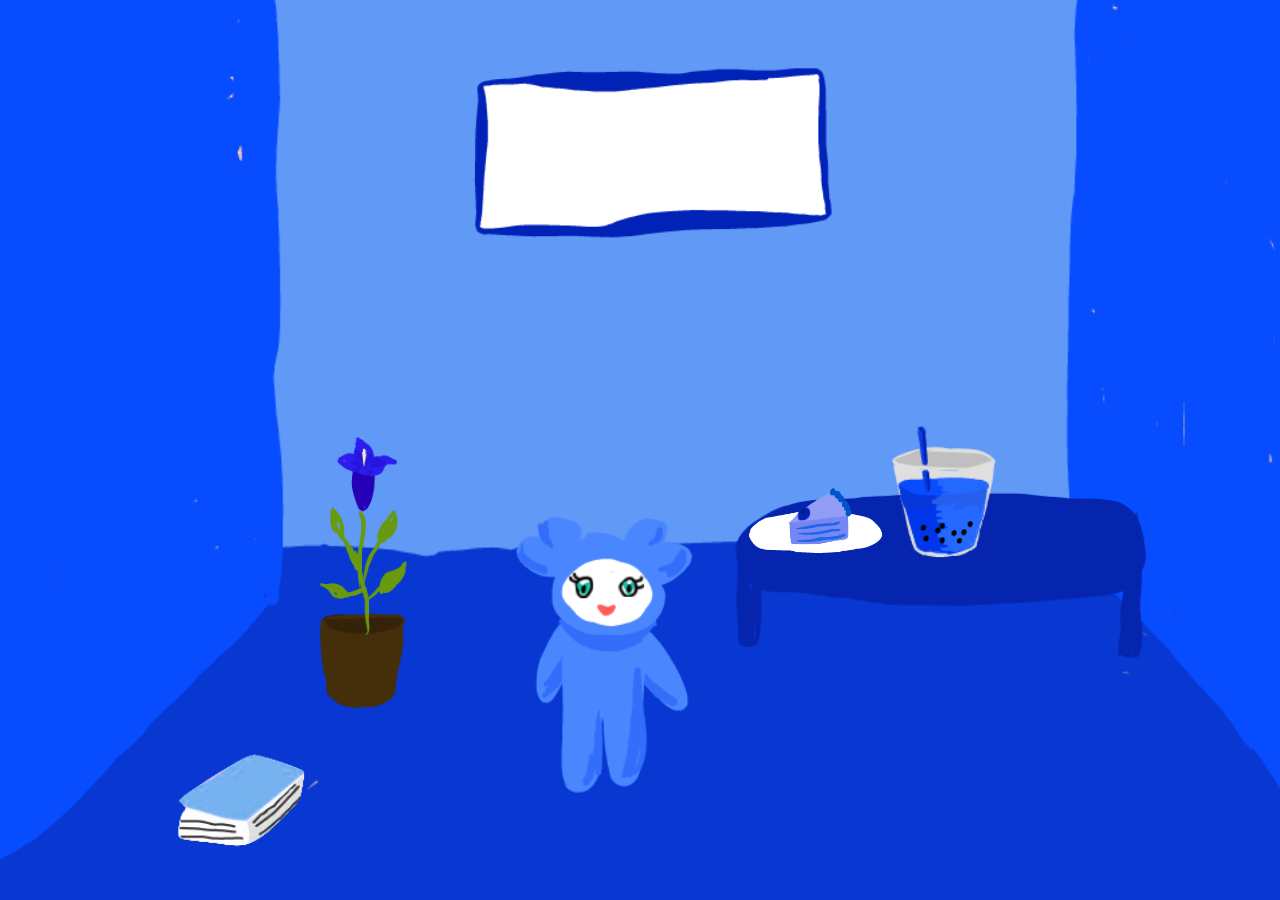
<file: pages/tzuyuRoom.html>
<!DOCTYPE html>
<html lang="en">
<head>
    <meta charset="UTF-8">
    <meta http-equiv="X-UA-Compatible" content="IE=edge">
    <meta name="viewport" content="width=device-width, initial-scale=1.0">
    <title>Tzuyu Room</title>
    <link rel="stylesheet" href="../assets/css/style.css">
    <link rel="preconnect" href="https://fonts.gstatic.com">
    <link href="https://fonts.googleapis.com/css2?family=Satisfy&display=swap" rel="stylesheet">
</head>
<body>
 <div id="container">
    <div id="roomContainer">
    <img id="room" src="../assets/img/Tzuyu/tzuyuRoom1.png" alt="tzuyuRoom1">
    <div id="flower">
    <img id="flowerpot" src="../assets/img/Common/flower pot.png" alt="flowerpot">
    <img id="tzuyu-flower" src="../assets/img/Tzuyu/tzuyuFlower.png" alt="tzuyu-flower">
    <img id="stem" src="../assets/img/Common/Stem.png" alt="tzuyu-stem">
    <img id="leaf1" src="..//assets/img/Common/Leaf(1).png" alt="tzuyu-leaf1">
    <img id="leaf2" src="..//assets/img/Common/Leaf(2).png" alt="tzuyu-leaf2">
    <img id="leaf3" src="..//assets/img/Common/Leaf(3).png" alt="tzuyu-leaf3">
    <img id="leaf4" src="..//assets/img/Common/Leaf(4).png" alt="lily-leaf4">
    </div>

    <img id="tzuyuTable" src="../assets/img/Tzuyu/tzuyuTable.png" alt="tzuyuTable">
         
        <svg id="bubble-route" width="292" height="189" viewBox="0 0 292 189" fill="none" xmlns="http://www.w3.org/2000/svg">
        <path id="bubble-path" d="M291 188C281.5 120 239.5 1 147.5 1C55.5 1 1 123 1 188"></path>
        </svg>

        <svg id="decoration-route" width="196" height="279" viewBox="0 0 196 279" fill="none" xmlns="http://www.w3.org/2000/svg">
            <path id="decoration-path" d="M195 278.5C185 108.5 162.193 1 100.014 1C37.8345 1 1 123 1 188"/>
            </svg>

    <div id="bubble-tea">
    <img id="membersDrink" src="../assets/img/Tzuyu/tzuyuDrink.png" alt="tzuyuDrink">
    <img id="bubble1" src="../assets/img/Common/bubble1.png" alt="bubble1">
    <img id="bubble2" src="../assets/img/Common/bubble1.png" alt="bubble1">
    <img id="bubble3" src="../assets/img/Common/bubble1.png" alt="bubble1">
    <img id="bubble4" src="../assets/img/Common/bubble1.png" alt="bubble1">
    <img id="bubble5" src="../assets/img/Common/bubble1.png" alt="bubble1">
    <img id="bubble6" src="../assets/img/Common/bubble1.png" alt="bubble1">
    <img id="bubble7" src="../assets/img/Common/bubble1.png" alt="bubble1">
    <img id="bubble8" src="../assets/img/Common/bubble1.png" alt="bubble1">
    <img id="bubble9" src="../assets/img/Common/bubble1.png" alt="bubble1">
    </div>

    <img id="firework" src="../assets/img/Common/firework.gif" alt="firework">
    
    <img id="painting" src="../assets/img/Tzuyu/tzuyuPicture.png" alt="tzuyuPicture">
</div>

<div id="cake">
    <img id="plate" src="../assets/img/Common/plate.png" alt="plate">
    <img id="membersCake" src="../assets/img/Tzuyu/tzuyuCake.png" alt="tzuyuCake">
    <img id="decoration" src="../assets/img/Tzuyu/blueberry.png" alt="blueberry">
</div>

<div id="quiz">
    <img id="letter" src="../assets/img/Tzuyu/tzuyuLetter.png" alt="tzuyuLetter">
    <div id="question">When is Tzuyu's birthday?</div>
    <img id="lightstick" src="../assets/img/Tzuyu/tzuyuLightstick.png" alt="tzuyuLightstick">
    <img id="choice1" src="../assets/img/Tzuyu/tzuyuChoice.png" alt=“1999.04.23.”>
    <div id="choice1-text" class="choice-text" id="tzuyuChoice1-text">1999.04.23.</div>
    <img id="choice2" src="../assets/img/Tzuyu/tzuyuChoice.png" alt=“1999.06.14.”>
    <div id="choice2-text" class="choice-text" id="tzuyuChoice2-text">1999.06.14.</div>
    <img id="choice3" src="../assets/img/Tzuyu/tzuyuChoice.png" alt=“1999.06.03.”>
    <div id="choice3-text" class="choice-text" id="tzuyuChoice3-text">1999.06.03.</div>
    <img id="choice4" src="../assets/img/Tzuyu/tzuyuChoice.png" alt=“1999.04.23.”>
    <div id="choice4-text" class="choice-text" id="tzuyuChoice4-text">1999.08.19.</div>
</div>  

    <img id="LaburiLeftArm" src="../assets/img/Tzuyu/tzuyuLaburiLeftArm.png" alt="tzuyuLaburiLeftArm">
    <img id="LaburiRightArm" src="../assets/img/Tzuyu/tzuyuLaburiRightArm.png" alt="tzuyuLaburiRightArm">
    <img id="LaburiBody" src="../assets/img/Tzuyu/tzuyuLaburiBody.png" alt="tzuyuLaburiBody">

    <img id="book" src="../assets/img/Tzuyu/tzuyubook1.png" alt="tzuyuBook">
    <img class="book" src="../assets/img/Tzuyu/tzuyubook2.png" alt="tzuyuBook">
    <img class="book" src="../assets/img/Tzuyu/tzuyubook3.png" alt="tzuyuBook">
    <img class="book" src="../assets/img/Tzuyu/tzuyubook4.png" alt="tzuyuBook">

<script src="../assets/js/gsap.min.js"></script>
<script src="../assets/js/MotionPathPlugin.min.js"></script>
<script src="../assets/js/CustomEase.min.js"></script>
<script src="../assets/js/resize.js"></script>
<script src="../assets/js/bubbleAnimation.js"></script>
<script src="../assets/js/quiz.js"></script>
<script src="../assets/js/quizTY.js"></script>
<script src="../assets/js/bookAnimation.js"></script>
<script src="../assets/js/cakeAnimation.js"></script>
<script src="../assets/js/flowerAnimation.js"></script>
 </div>

</body>
</html>
</file>
<file: assets/css/style.css>
@keyframes rotate--7-3 {
  0% {
    transform: rotate(-7deg);
  }
  100% {
    transform: rotate(3deg);
  }
}
@keyframes rotate--1-7 {
  0% {
    transform: rotate(-1deg);
  }
  100% {
    transform: rotate(7deg);
  }
}
@keyframes rotate--1-9 {
  0% {
    transform: rotate(-1deg);
  }
  100% {
    transform: rotate(9deg);
  }
}
#E {
  position: absolute;
  width: 219px;
  height: 285px;
  left: 506px;
  top: 471px;
  animation: rotate--1-9 2s infinite;
  animation-direction: alternate;
  animation-timing-function: linear;
  transform-origin: 109.5px 142.5px;
}

#S {
  position: absolute;
  width: 219px;
  height: 285px;
  left: 573px;
  top: 471px;
  animation: rotate--1-9 2s infinite;
  animation-direction: alternate-reverse;
  animation-timing-function: linear;
  transform-origin: 109.5x 142.5px;
}

#C {
  position: absolute;
  width: 219px;
  height: 285px;
  left: 629px;
  top: 471px;
  animation: rotate--1-9 2s infinite;
  animation-direction: alternate;
  animation-timing-function: linear;
  transform-origin: 109.5px 142.5px;
}

#A {
  position: absolute;
  width: 219px;
  height: 285px;
  left: 699px;
  top: 471px;
  animation: rotate--1-9 2s infinite;
  animation-direction: alternate-reverse;
  animation-timing-function: linear;
  transform-origin: 109.5px 142.5px;
}

#P {
  position: absolute;
  width: 219px;
  height: 285px;
  left: 764px;
  top: 471px;
  animation: rotate--1-9 2s infinite;
  animation-direction: alternate;
  animation-timing-function: linear;
  transform-origin: 109.5px 142.5px;
}

#E2 {
  position: absolute;
  width: 219px;
  height: 285px;
  left: 815px;
  top: 471px;
  animation: rotate--1-9 2s infinite;
  animation-direction: alternate-reverse;
  animation-timing-function: linear;
  transform-origin: 109.5px 142.5px;
}

#R {
  position: absolute;
  width: 219px;
  height: 285px;
  left: 573px;
  top: 567px;
  animation: rotate--1-9 2s infinite;
  animation-direction: alternate;
  animation-timing-function: linear;
  transform-origin: 109.5px 142.5px;
}

#O {
  position: absolute;
  width: 219px;
  height: 285px;
  left: 605px;
  top: 567px;
  animation: rotate--1-9 2s infinite;
  animation-direction: alternate-reverse;
  animation-timing-function: linear;
  transform-origin: 109.5px 142.5px;
}

#O2 {
  position: absolute;
  width: 219px;
  height: 285px;
  left: 674px;
  top: 567px;
  animation: rotate--1-9 2s infinite;
  animation-direction: alternate;
  animation-timing-function: linear;
  transform-origin: 109.5px 142.5px;
}

#M {
  position: absolute;
  width: 219px;
  height: 285px;
  left: 753px;
  top: 567px;
  animation: rotate--1-9 2s infinite;
  animation-direction: alternate-reverse;
  animation-timing-function: linear;
  transform-origin: 109.5px 142.5px;
}

#star {
  position: absolute;
  width: 96px;
  height: 96px;
  left: 227.24px;
  top: 409px;
  transform: rotate(20.26deg);
  animation: rotate--1-7 2s infinite;
  animation-direction: alternate;
  animation-timing-function: linear;
  transform-origin: 48px 48px;
}

#triangle {
  position: absolute;
  width: 103px;
  height: 103px;
  left: 388px;
  top: 532.46px;
  transform: rotate(-22.53deg);
  animation: rotate--1-7 2s infinite;
  animation-direction: alternate;
  animation-timing-function: linear;
  transform-origin: 51.5px 51.5px;
}

#heart {
  position: absolute;
  width: 87px;
  height: 87px;
  left: 271.05px;
  top: 606px;
  transform: rotate(25.94deg);
  animation: rotate--1-7 2s infinite;
  animation-direction: alternate;
  animation-timing-function: linear;
  transform-origin: 43.5px 43.5px;
}

#circle {
  position: absolute;
  width: 92px;
  height: 92px;
  left: 455px;
  top: 708px;
  animation: rotate--1-7 2s infinite;
  animation-direction: alternate;
  animation-timing-function: linear;
  transform-origin: 46px 46px;
}

#raindrop {
  position: absolute;
  width: 49px;
  height: 95px;
  left: 312.49px;
  top: 815px;
  transform: rotate(22.59deg);
  animation: rotate--1-7 2s infinite;
  animation-direction: alternate;
  animation-timing-function: linear;
  transform-origin: 51.5px 51.5px;
}

#moon {
  position: absolute;
  width: 82px;
  height: 91px;
  left: 929px;
  top: 458.02px;
  transform: rotate(-25.28deg);
  animation: rotate--1-7 2s infinite;
  animation-direction: alternate;
  animation-timing-function: linear;
  transform-origin: 41px 45.5px;
}

#square {
  position: absolute;
  width: 78px;
  height: 78px;
  left: 1166px;
  top: 515px;
  animation: rotate--1-7 2s infinite;
  animation-direction: alternate;
  animation-timing-function: linear;
  transform-origin: 39px 39px;
}

#rhombus {
  position: absolute;
  width: 82px;
  height: 82px;
  left: 1060.63px;
  top: 665px;
  transform: rotate(35.51deg);
  animation: rotate--1-7 2s infinite;
  animation-direction: alternate;
  animation-timing-function: linear;
  transform-origin: 41px 41px;
}

#ellipse {
  position: absolute;
  width: 82px;
  height: 113px;
  left: 1170.57px;
  top: 806px;
  transform: rotate(17.28deg);
  animation: rotate--1-7 2s infinite;
  animation-direction: alternate;
  animation-timing-function: linear;
  transform-origin: 41px 56.5px;
}

#roomdepartment {
  position: absolute;
  width: 1257px;
  height: 675px;
  left: 120px;
  top: 344px;
}

#door {
  position: absolute;
  width: 169px;
  height: 219px;
  left: 681px;
  top: 759px;
  cursor: pointer;
}

#logo {
  position: absolute;
  width: 250px;
  height: 237px;
  left: 665px;
  top: 251px;
}

#departmentContainer {
  background-color: #AD00FF;
  width: 100%;
  height: 100%;
}

#nayeonRoom {
  position: absolute;
  width: 223px;
  height: 189px;
  left: 60px;
  top: 184px;
}

#jeongyeonRoom {
  position: absolute;
  width: 223px;
  height: 189px;
  left: 341px;
  top: 184px;
}

#momoRoom {
  position: absolute;
  width: 223px;
  height: 189px;
  left: 641px;
  top: 184px;
}

#sanaRoom {
  position: absolute;
  width: 223px;
  height: 189px;
  left: 961px;
  top: 184px;
}

#jihyoRoom {
  position: absolute;
  width: 223px;
  height: 189px;
  left: 1247px;
  top: 184px;
}

#minaRoom {
  position: absolute;
  width: 223px;
  height: 189px;
  left: 60px;
  top: 554px;
}

#dahyunRoom {
  position: absolute;
  width: 223px;
  height: 189px;
  left: 341px;
  top: 554px;
}

#chaeyoungRoom {
  position: absolute;
  width: 223px;
  height: 189px;
  left: 641px;
  top: 554px;
}

#tzuyuRoom {
  position: absolute;
  width: 223px;
  height: 189px;
  left: 961px;
  top: 554px;
}

#twiceRoom {
  position: absolute;
  width: 223px;
  height: 189px;
  left: 1246px;
  top: 554px;
}

#book {
  position: absolute;
  width: 400px;
  height: 300px;
  left: 76px;
  top: 735px;
}

.book {
  display: none;
}

#painting {
  position: absolute;
  width: 424px;
  height: 209px;
  left: 532px;
  top: 64px;
}

#wall2 {
  position: absolute;
  width: 1015px;
  height: 850px;
  left: 270px;
  top: -80px;
}

#floor {
  position: absolute;
  width: 2025px;
  height: 600px;
  left: -240px;
  top: 650px;
}

#wall1 {
  position: absolute;
  width: 570px;
  height: 1100px;
  left: -226px;
  top: -80px;
}

#wall3 {
  position: absolute;
  width: 600px;
  height: 1205px;
  left: 1200px;
  top: -80px;
}

#room {
  position: absolute;
  width: 1832px;
  height: 1142px;
  left: -128px;
  top: -65px;
}

#cup {
  position: absolute;
  width: 115px;
  height: 145px;
  left: 1010px;
  top: 474px;
}

#twicedrink {
  position: absolute;
  width: 94px;
  height: 90px;
  left: 1020px;
  top: 520px;
}

#straw {
  position: absolute;
  width: 21px;
  height: 85px;
  left: 1030px;
  top: 451px;
}

#bubble1 {
  position: absolute;
  width: 16px;
  height: 17px;
  left: 1040px;
  top: 590px;
}

#bubble2 {
  position: absolute;
  width: 16px;
  height: 17px;
  left: 1037px;
  top: 578px;
}

#bubble3 {
  position: absolute;
  width: 16px;
  height: 17px;
  left: 1053px;
  top: 581px;
}

#bubble4 {
  position: absolute;
  width: 16px;
  height: 17px;
  left: 1058px;
  top: 576px;
}

#bubble5 {
  position: absolute;
  width: 16px;
  height: 17px;
  left: 1058px;
  top: 592px;
}

#bubble6 {
  position: absolute;
  width: 16px;
  height: 17px;
  left: 1071px;
  top: 584px;
}

#bubble7 {
  position: absolute;
  width: 16px;
  height: 16px;
  left: 1077px;
  top: 593px;
}

#bubble8 {
  position: absolute;
  width: 16px;
  height: 17px;
  left: 1082px;
  top: 583px;
}

#bubble9 {
  position: absolute;
  width: 16px;
  height: 17px;
  left: 1089px;
  top: 574px;
}

#bubble-route {
  position: absolute;
  width: 265px;
  height: 195px;
  left: 769px;
  top: 350px;
}

#membersDrink {
  position: absolute;
  width: 115px;
  height: 145px;
  left: 1010px;
  top: 474px;
}

#membersCake {
  position: absolute;
  width: 130px;
  height: 76px;
  left: 860px;
  top: 542px;
}

#plate {
  position: absolute;
  width: 160px;
  height: 57px;
  left: 845px;
  top: 562px;
}

#decoration {
  position: absolute;
  width: 15px;
  height: 15px;
  left: 905px;
  top: 564px;
}

#decoration-route {
  position: absolute;
  width: 194px;
  height: 277.5px;
  left: 719px;
  top: 295px;
}

#decoration-firework {
  display: none;
  position: absolute;
  width: 614px;
  height: 415px;
  left: 456px;
  top: 299px;
}

#flower {
  transform-origin: 419px 780px;
}

#flowerpot {
  position: absolute;
  width: 105px;
  height: 113px;
  left: 370px;
  top: 678px;
}

#stem {
  position: absolute;
  width: 94px;
  height: 153px;
  left: 381px;
  top: 561px;
}

#leaf1 {
  position: absolute;
  width: 94px;
  height: 122px;
  left: 368px;
  top: 529px;
  animation: rotate--1-7 1.5s infinite;
  animation-direction: alternate;
  transform-origin: 30px 118px;
}

#leaf2 {
  position: absolute;
  width: 94px;
  height: 122px;
  left: 384px;
  top: 541px;
  animation: rotate--1-7 1.5s infinite;
  animation-direction: alternate;
  transform-origin: 46px 118px;
}

#leaf3 {
  position: absolute;
  width: 94px;
  height: 56px;
  left: 368px;
  top: 619px;
  animation: rotate--1-7 1.5s infinite;
  animation-direction: alternate;
  transform-origin: 47px 54px;
}

#leaf4 {
  position: absolute;
  width: 83px;
  height: 76px;
  left: 395px;
  top: 602px;
  animation: rotate--1-7 1.5s infinite;
  animation-direction: alternate;
  transform-origin: 42px 74px;
}

#rose-flower {
  position: absolute;
  width: 78px;
  height: 82px;
  left: 380px;
  top: 509px;
  animation: rotate--7-3 2s infinite;
  animation-direction: alternate;
  transform-origin: 46px 62px;
}

/* #rose-flower::after {
    position: absolute;
    left: 0;
    width: 5px;
    height: 5px;
    content: '';
    background-color: #f0f;
    border-radius: 50%;
    transform: translate(46px, 62px);
    z-index: 10;
} */
#bluestar-flower {
  position: absolute;
  width: 78px;
  height: 82px;
  left: 380px;
  top: 509px;
  animation: rotate--7-3 2s infinite;
  animation-direction: alternate;
  transform-origin: 46px 62px;
}

#jeongyeon-flower {
  position: absolute;
  width: 72px;
  height: 47px;
  left: 381px;
  top: 520px;
  animation: rotate--7-3 2s infinite;
  animation-direction: alternate;
  transform-origin: 46px 62px;
}

#hibiscus-flower {
  position: absolute;
  width: 91px;
  height: 75px;
  left: 379px;
  top: 505px;
  animation: rotate--7-3 2s infinite;
  animation-direction: alternate;
  transform-origin: 46px 62px;
}

#hibiscus-flower {
  position: absolute;
  width: 91px;
  height: 75px;
  left: 379px;
  top: 505px;
  animation: rotate--7-3 2s infinite;
  animation-direction: alternate;
  transform-origin: 46px 62px;
}

#sunflower {
  position: absolute;
  width: 98px;
  height: 87px;
  left: 366px;
  top: 493px;
  animation: rotate--7-3 2s infinite;
  animation-direction: alternate;
  transform-origin: 46px 62px;
}

#mina-flower {
  position: absolute;
  width: 63px;
  height: 64px;
  left: 390px;
  top: 510px;
  animation: rotate--7-3 2s infinite;
  animation-direction: alternate;
  transform-origin: 46px 62px;
}

#lily-flower {
  position: absolute;
  width: 69px;
  height: 56px;
  left: 390px;
  top: 530px;
  animation: rotate--7-3 2s infinite;
  animation-direction: alternate;
  transform-origin: 46px 62px;
}

#tulip-flower {
  position: absolute;
  width: 42px;
  height: 56px;
  left: 400px;
  top: 515px;
  animation: rotate--7-3 2s infinite;
  animation-direction: alternate;
  transform-origin: 46px 62px;
}

#tzuyu-flower {
  position: absolute;
  width: 66px;
  height: 83px;
  left: 394px;
  top: 485px;
  animation: rotate--7-3 2s infinite;
  animation-direction: alternate;
  transform-origin: 46px 62px;
}

#sana-flower {
  position: absolute;
  width: 56px;
  height: 56px;
  left: 389px;
  top: 520px;
  animation: rotate--7-3 2s infinite;
  animation-direction: alternate;
  transform-origin: 46px 62px;
}

#quiz {
  position: absolute;
  top: -100px;
  display: none;
}

#letter {
  position: absolute;
  width: 600px;
  height: 500px;
  left: 419px;
  top: 267px;
}

#lightstick {
  position: absolute;
  width: 60px;
  height: 60px;
  left: 878px;
  top: 647px;
}

#question {
  display: flex;
  position: absolute;
  width: 309px;
  height: 120px;
  left: 584px;
  top: 353px;
  font-family: Satisfy;
  font-style: normal;
  font-weight: normal;
  font-size: 23px;
  line-height: 33px;
  text-align: center;
  color: #000000;
  justify-content: center;
  align-items: center;
}

#choice1 {
  position: absolute;
  width: 305px;
  height: 82px;
  left: 576px;
  top: 470px;
}

#choice1-text {
  position: absolute;
  width: 225px;
  height: 21px;
  left: 619px;
  top: 504px;
  font-family: Satisfy;
  font-style: normal;
  font-weight: normal;
  font-size: 18px;
  line-height: 26px;
  text-align: center;
  color: #000000;
  cursor: pointer;
  z-index: 10;
}

#choice2 {
  position: absolute;
  width: 305px;
  height: 82px;
  left: 576px;
  top: 518px;
}

#choice2-text {
  position: absolute;
  top: 552px;
  width: 225px;
  height: 21px;
  left: 619px;
  font-family: Satisfy;
  font-style: normal;
  font-weight: normal;
  font-size: 18px;
  line-height: 26px;
  text-align: center;
  color: #000000;
  cursor: pointer;
  z-index: 10;
}

#choice3 {
  position: absolute;
  width: 305px;
  height: 82px;
  left: 576px;
  top: 560px;
}

#choice3-text {
  position: absolute;
  top: 597px;
  width: 225px;
  height: 21px;
  left: 619px;
  font-family: Satisfy;
  font-style: normal;
  font-weight: normal;
  font-size: 18px;
  line-height: 26px;
  text-align: center;
  color: #000000;
  cursor: pointer;
  z-index: 10;
}

#choice4 {
  position: absolute;
  width: 305px;
  height: 82px;
  left: 576px;
  top: 602px;
}

#choice4-text {
  position: absolute;
  top: 640px;
  width: 225px;
  height: 21px;
  left: 619px;
  font-family: Satisfy;
  font-style: normal;
  font-weight: normal;
  font-size: 18px;
  line-height: 26px;
  text-align: center;
  color: #000000;
  cursor: pointer;
  z-index: 10;
}

#firework {
  display: none;
  position: absolute;
  width: 614px;
  height: 415px;
  left: 456px;
  top: 299px;
}

#table {
  position: absolute;
  width: 600px;
  height: 305px;
  left: 700px;
  top: 502px;
}

#nayeonTable {
  position: absolute;
  width: 600px;
  height: 305px;
  left: 700px;
  top: 502px;
}

#jeongyeonTable {
  position: absolute;
  width: 495px;
  height: 305px;
  left: 807px;
  top: 502px;
}

#momoTable {
  position: absolute;
  width: 495px;
  height: 305px;
  left: 807px;
  top: 502px;
}

#sanaTable {
  position: absolute;
  width: 495px;
  height: 305px;
  left: 807px;
  top: 525px;
}

#tzuyuTable {
  position: absolute;
  width: 470px;
  height: 198px;
  left: 830px;
  top: 544px;
}

#jihyoTable {
  position: absolute;
  width: 500px;
  height: 273px;
  left: 800px;
  top: 500px;
}

#minaTable {
  position: absolute;
  width: 451px;
  height: 341px;
  left: 800px;
  top: 403px;
}

#dahyunTable {
  position: absolute;
  width: 495px;
  height: 305px;
  left: 807px;
  top: 502px;
}

#chaeyoungTable {
  position: absolute;
  width: 600px;
  height: 305px;
  left: 700px;
  top: 502px;
}

#LaburiBody {
  position: absolute;
  width: 195px;
  height: 307px;
  left: 593.43px;
  top: 574px;
}

#LaburiRightArm {
  position: absolute;
  width: 84px;
  height: 130px;
  left: 606.36px;
  top: 664.28px;
}

#LaburiLeftArm {
  position: absolute;
  width: 107px;
  height: 124px;
  left: 686.49px;
  top: 677.64px;
}

*, *::before, *::after {
  margin: 0;
  padding: 0;
  box-sizing: border-box;
}

body {
  overflow: hidden;
}

#container {
  position: absolute;
  height: 1000px;
  width: 1500px;
  overflow: hidden;
  transform-origin: top left;
  opacity: 0;
}

#roomContainer {
  background-color: #FFCEB2;
  width: 100%;
  height: 100%;
}

/*# sourceMappingURL=style.css.map */
</file>
